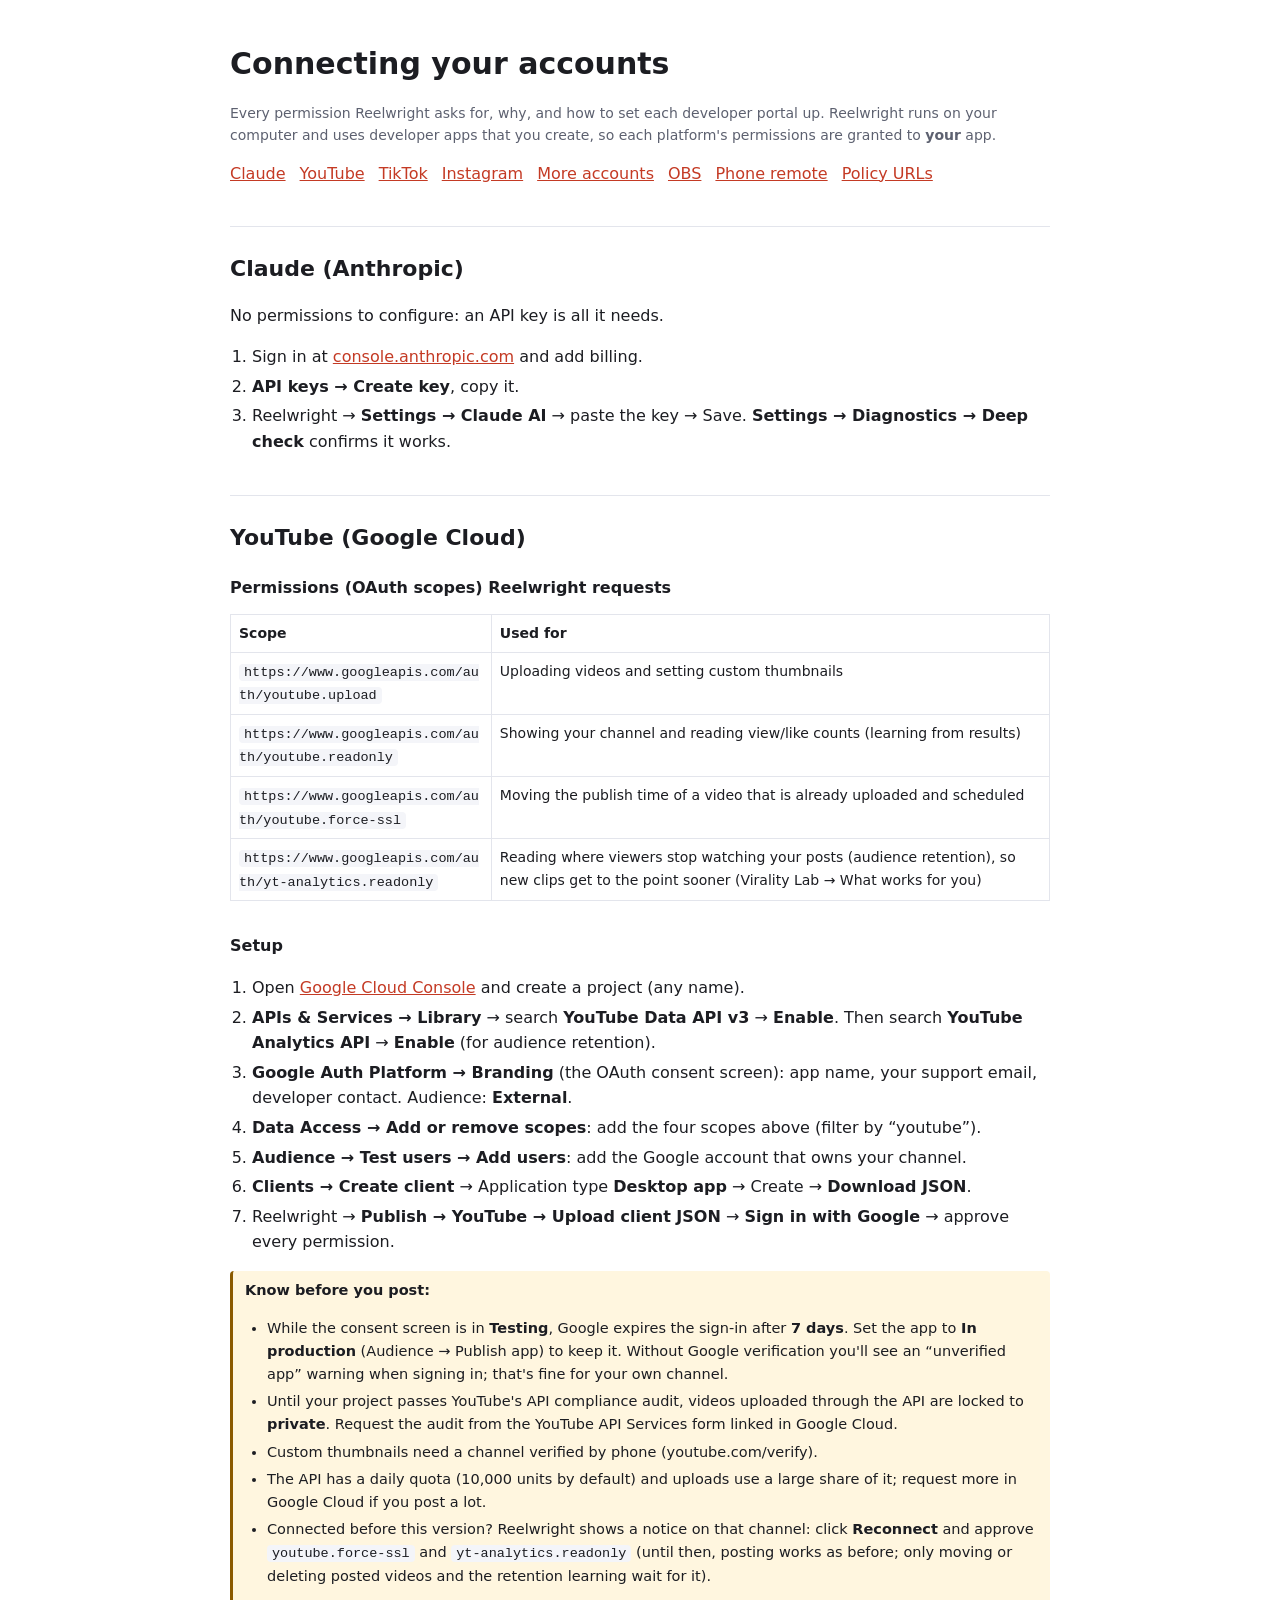
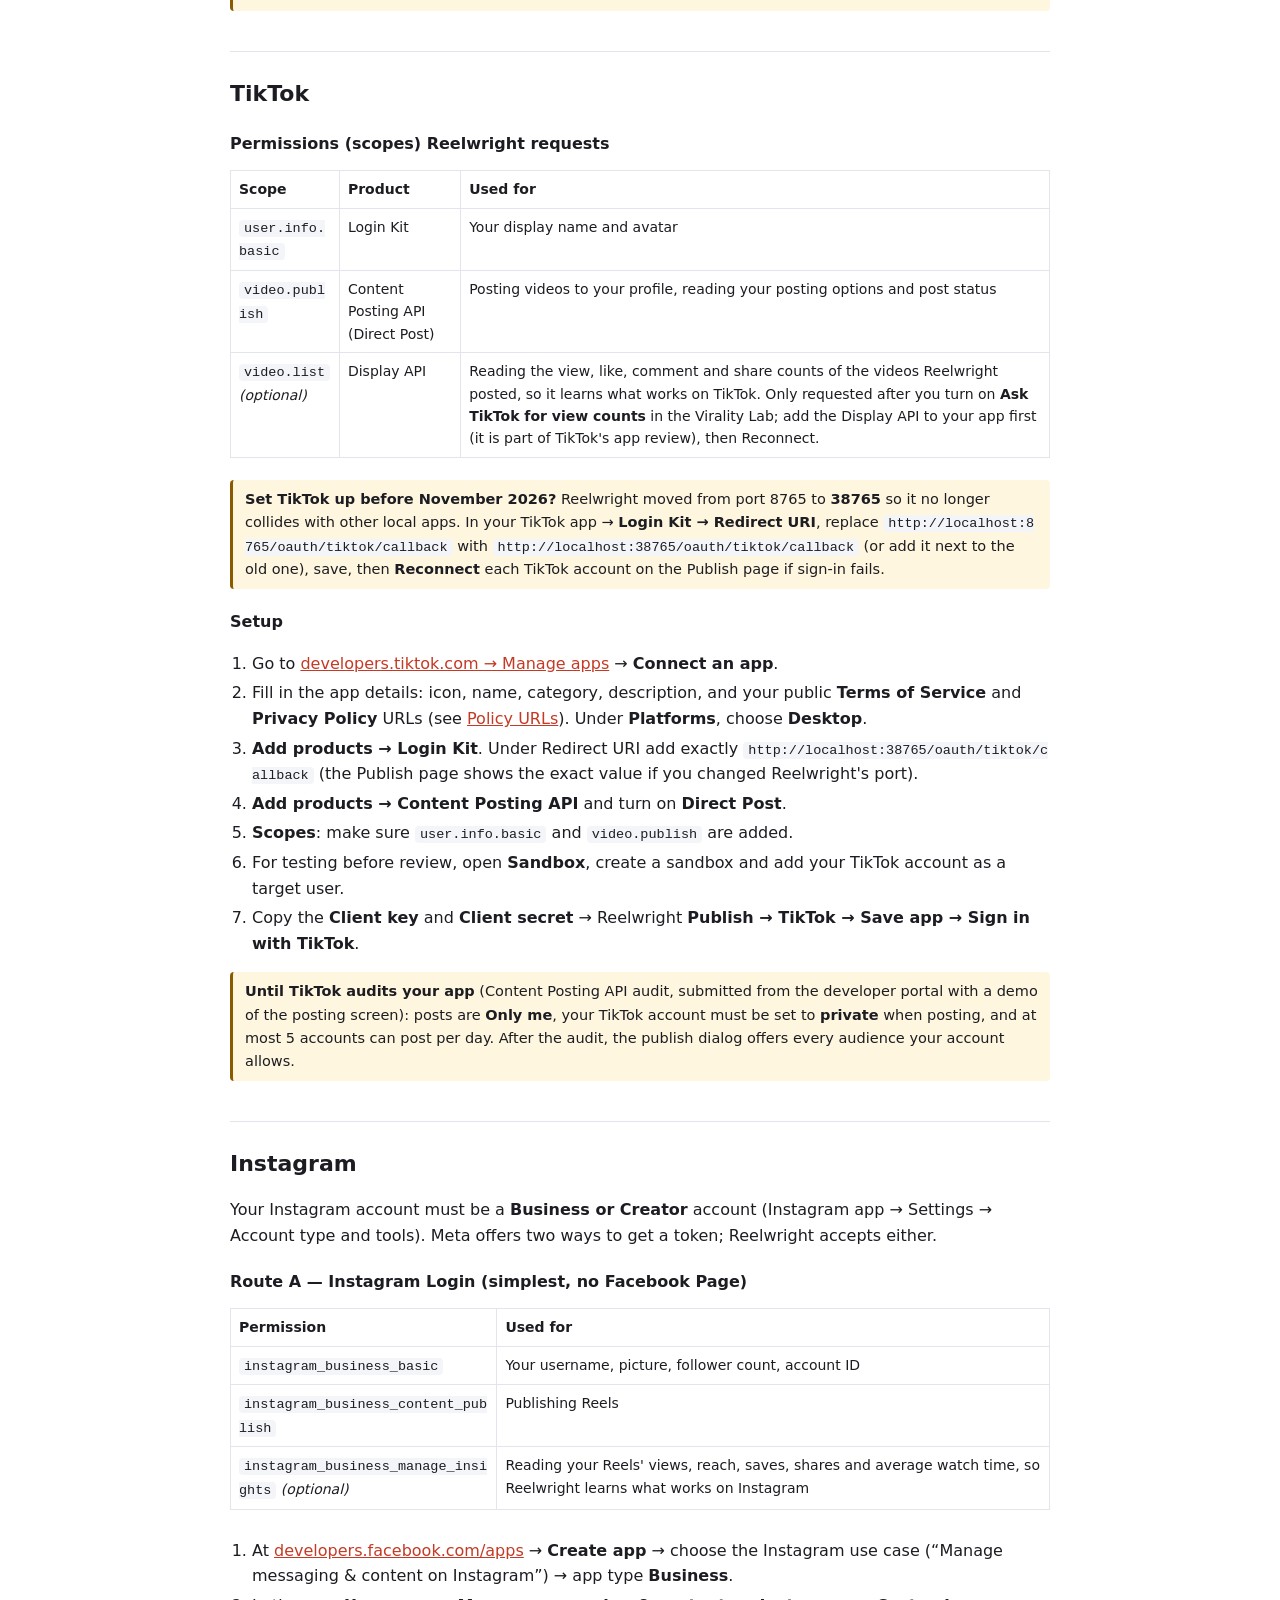
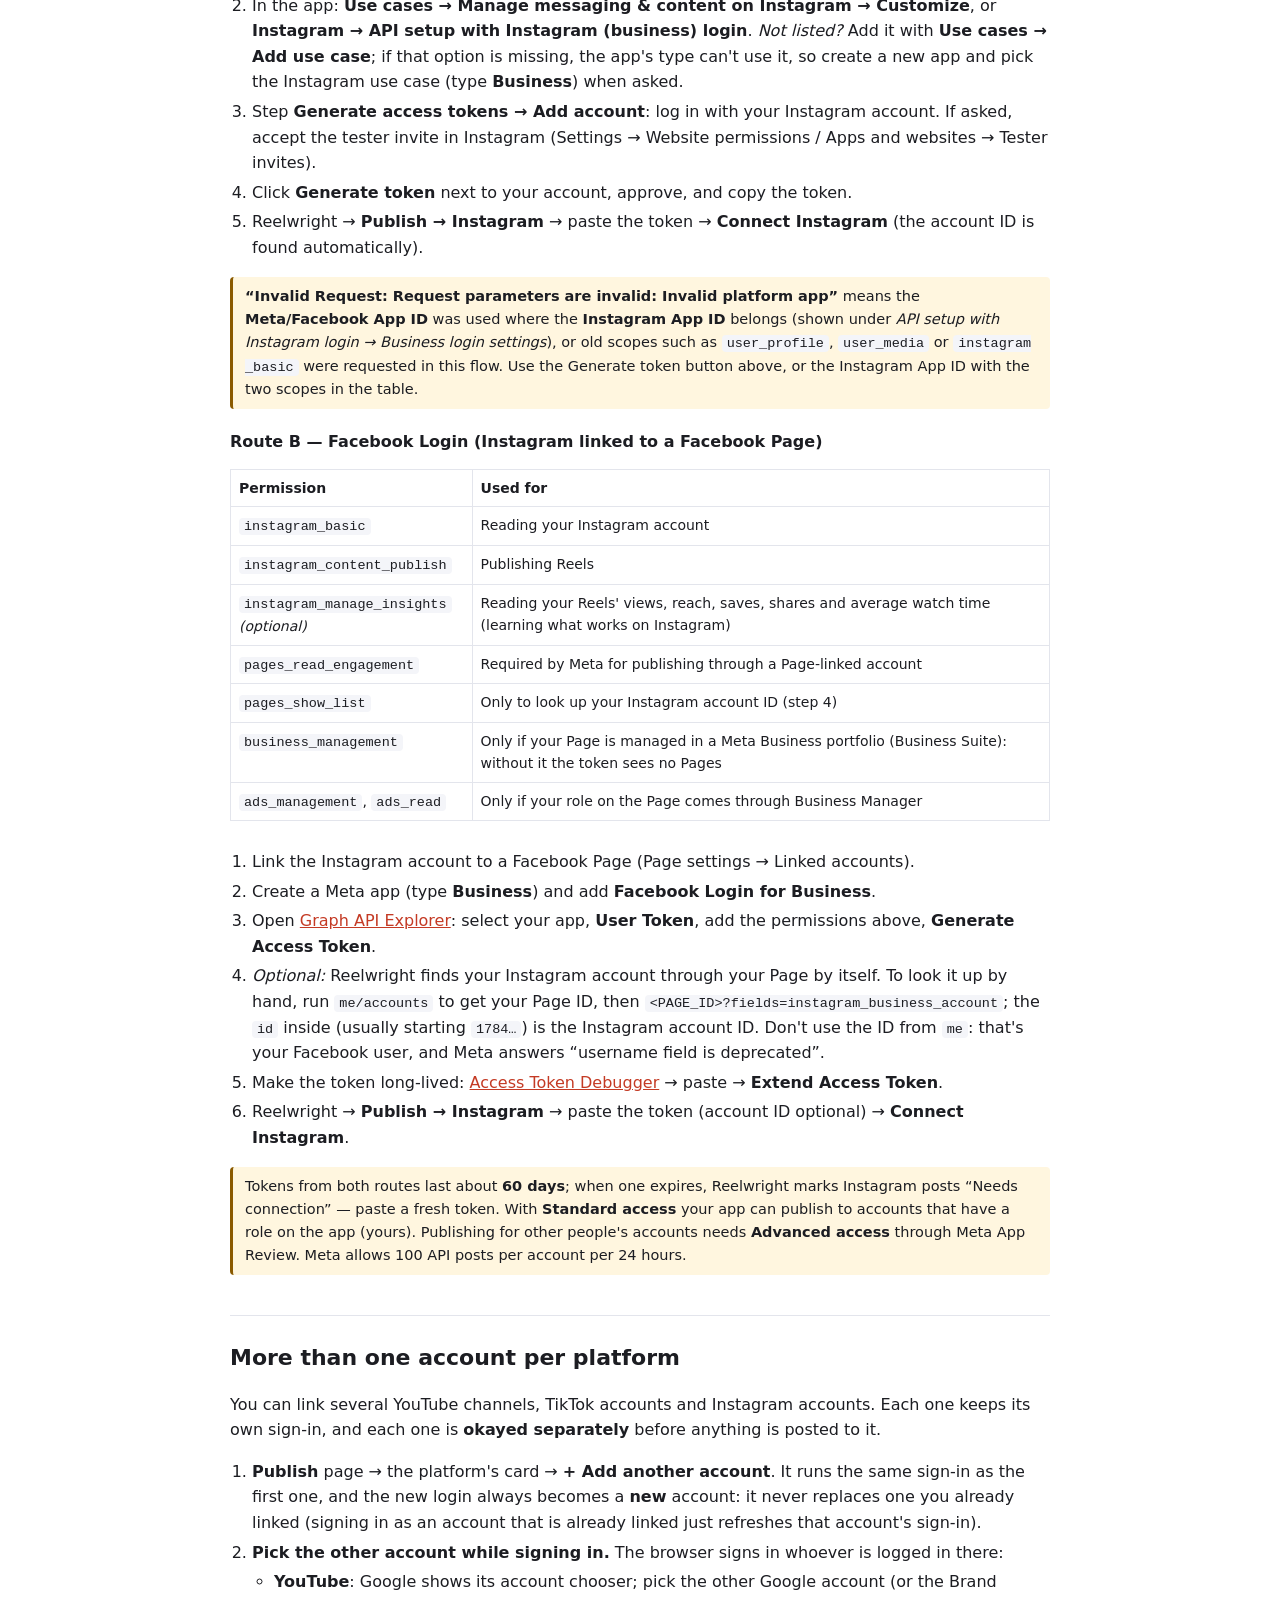
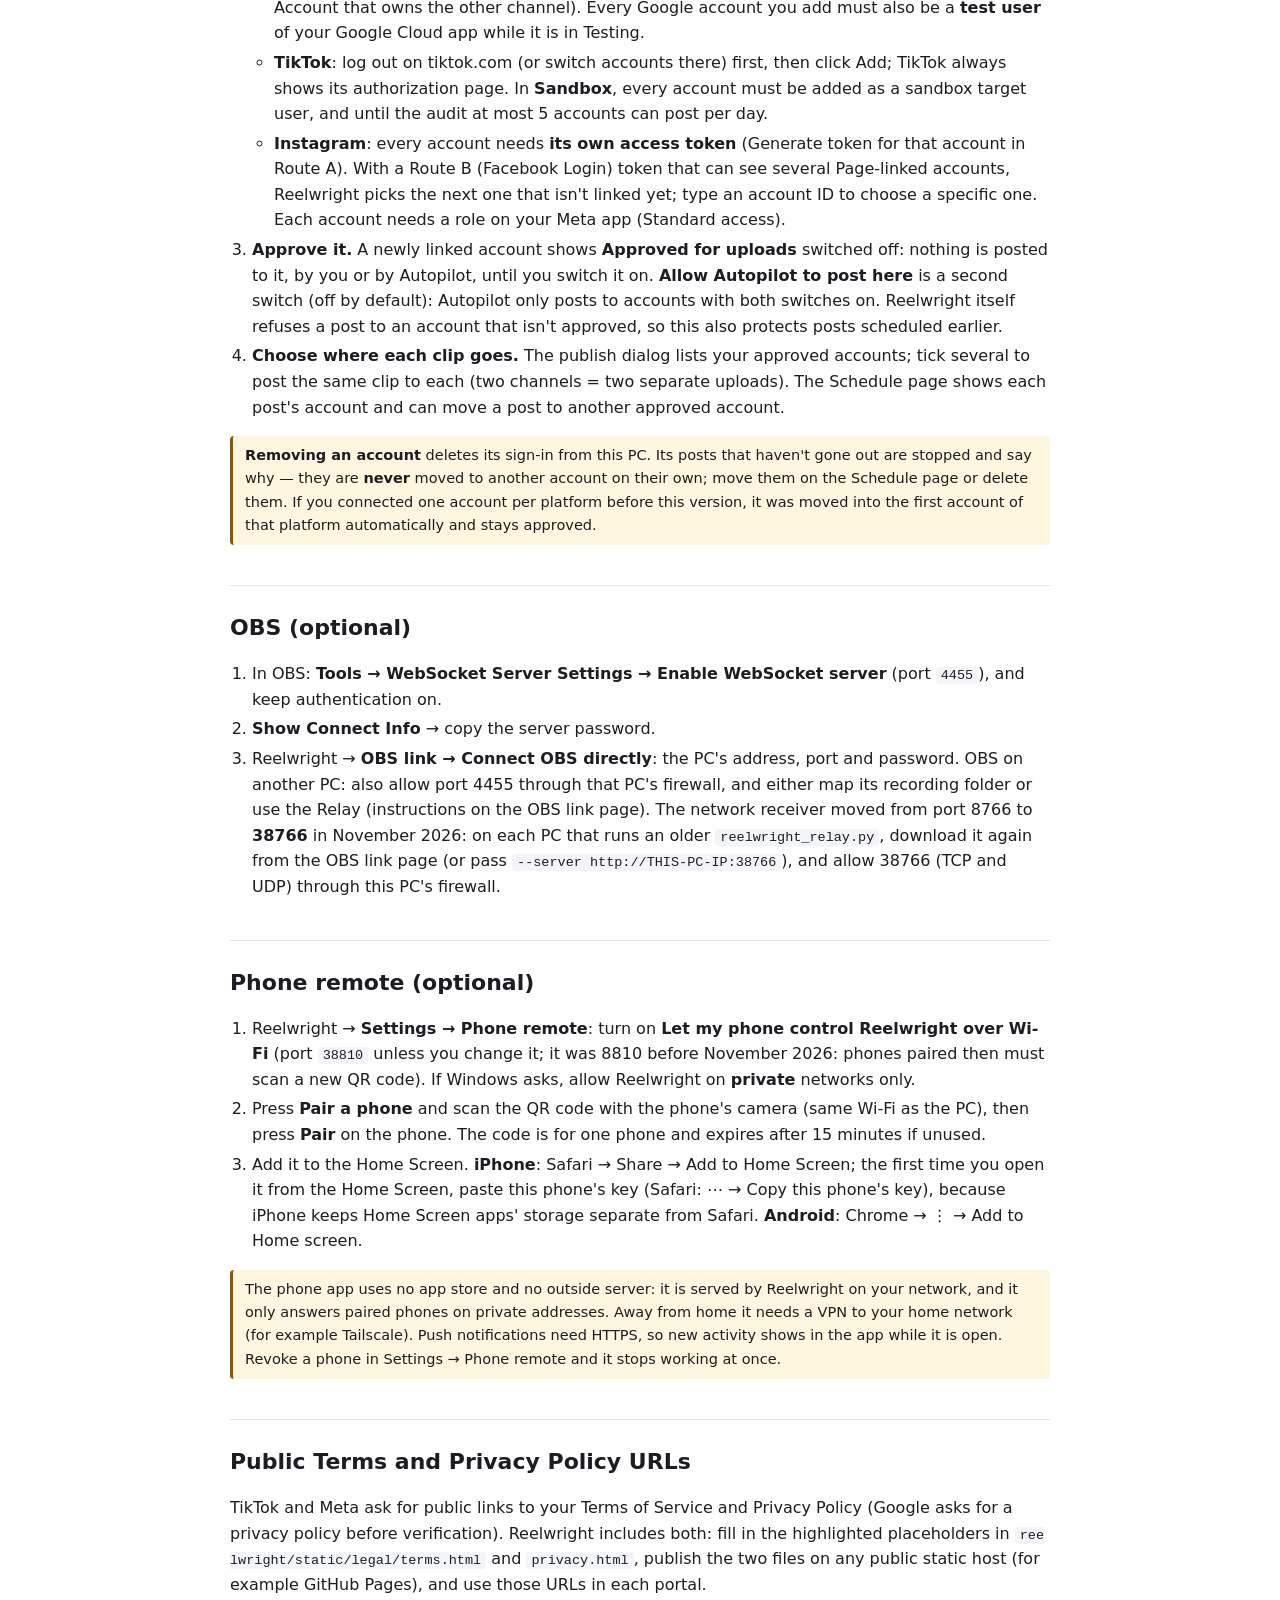
<file: reelwright/static/guide/connect.html>
<!doctype html>
<html lang="en">
<head>
<meta charset="utf-8">
<meta name="viewport" content="width=device-width, initial-scale=1">
<title>Reelwright Connection Guide</title>
<style>
  :root { --bg: #ffffff; --text: #1c1d22; --muted: #5d6170; --line: #e3e5ec; --accent: #c43a24; --fill: #f4f5f9; --warn: #8a5a00; --warnbg: #fff6df; }
  @media (prefers-color-scheme: dark) { :root { --bg: #0b0c10; --text: #eceef6; --muted: #a3a7b7; --line: #262a36; --accent: #ff7a5c; --fill: #161821; --warn: #ffc247; --warnbg: #2a2412; } }
  body { background: var(--bg); color: var(--text); font: 16px/1.6 system-ui, -apple-system, "Segoe UI", sans-serif; margin: 0; }
  main { max-width: 820px; margin: 0 auto; padding: 40px 16px 80px; }
  h1 { font-size: 30px; margin: 0 0 4px; } h2 { font-size: 22px; margin: 40px 0 8px; border-top: 1px solid var(--line); padding-top: 24px; }
  h3 { font-size: 16px; margin: 20px 0 6px; } a { color: var(--accent); } .meta { color: var(--muted); font-size: 14px; }
  code { background: var(--fill); padding: 1px 5px; border-radius: 4px; font-size: 13.5px; word-break: break-all; }
  .table { overflow-x: auto; } table { border-collapse: collapse; width: 100%; font-size: 14px; margin: 8px 0 12px; }
  td, th { border: 1px solid var(--line); padding: 7px 8px; text-align: left; vertical-align: top; }
  .note { background: var(--warnbg); color: var(--text); border-left: 3px solid var(--warn); padding: 8px 12px; border-radius: 4px; font-size: 14.5px; margin: 10px 0; }
  ol, ul { padding-left: 22px; } li { margin: 4px 0; } nav a { margin-right: 14px; }
</style>
</head>
<body>
<main>
<h1>Connecting your accounts</h1>
<p class="meta">Every permission Reelwright asks for, why, and how to set each developer portal up. Reelwright runs on your computer and
uses developer apps that you create, so each platform's permissions are granted to <b>your</b> app.</p>
<nav><a href="#claude">Claude</a><a href="#youtube">YouTube</a><a href="#tiktok">TikTok</a><a href="#instagram">Instagram</a><a href="#accounts">More accounts</a><a href="#obs">OBS</a><a href="#phone">Phone remote</a><a href="#urls">Policy URLs</a></nav>

<h2 id="claude">Claude (Anthropic)</h2>
<p>No permissions to configure: an API key is all it needs.</p>
<ol>
  <li>Sign in at <a href="https://console.anthropic.com" target="_blank">console.anthropic.com</a> and add billing.</li>
  <li><b>API keys → Create key</b>, copy it.</li>
  <li>Reelwright → <b>Settings → Claude AI</b> → paste the key → Save. <b>Settings → Diagnostics → Deep check</b> confirms it works.</li>
</ol>

<h2 id="youtube">YouTube (Google Cloud)</h2>
<h3>Permissions (OAuth scopes) Reelwright requests</h3>
<div class="table"><table>
  <tr><th>Scope</th><th>Used for</th></tr>
  <tr><td><code>https://www.googleapis.com/auth/youtube.upload</code></td><td>Uploading videos and setting custom thumbnails</td></tr>
  <tr><td><code>https://www.googleapis.com/auth/youtube.readonly</code></td><td>Showing your channel and reading view/like counts (learning from results)</td></tr>
  <tr><td><code>https://www.googleapis.com/auth/youtube.force-ssl</code></td><td>Moving the publish time of a video that is already uploaded and scheduled</td></tr>
  <tr><td><code>https://www.googleapis.com/auth/yt-analytics.readonly</code></td><td>Reading where viewers stop watching your posts
    (audience retention), so new clips get to the point sooner (Virality Lab → What works for you)</td></tr>
</table></div>
<h3>Setup</h3>
<ol>
  <li>Open <a href="https://console.cloud.google.com" target="_blank">Google Cloud Console</a> and create a project (any name).</li>
  <li><b>APIs &amp; Services → Library</b> → search <b>YouTube Data API v3</b> → <b>Enable</b>. Then search
    <b>YouTube Analytics API</b> → <b>Enable</b> (for audience retention).</li>
  <li><b>Google Auth Platform → Branding</b> (the OAuth consent screen): app name, your support email, developer contact. Audience:
    <b>External</b>.</li>
  <li><b>Data Access → Add or remove scopes</b>: add the four scopes above (filter by “youtube”).</li>
  <li><b>Audience → Test users → Add users</b>: add the Google account that owns your channel.</li>
  <li><b>Clients → Create client</b> → Application type <b>Desktop app</b> → Create → <b>Download JSON</b>.</li>
  <li>Reelwright → <b>Publish → YouTube → Upload client JSON</b> → <b>Sign in with Google</b> → approve every permission.</li>
</ol>
<div class="note"><b>Know before you post:</b>
  <ul>
    <li>While the consent screen is in <b>Testing</b>, Google expires the sign-in after <b>7 days</b>. Set the app to <b>In production</b>
      (Audience → Publish app) to keep it. Without Google verification you'll see an “unverified app” warning when signing in; that's
      fine for your own channel.</li>
    <li>Until your project passes YouTube's API compliance audit, videos uploaded through the API are locked to <b>private</b>. Request the
      audit from the YouTube API Services form linked in Google Cloud.</li>
    <li>Custom thumbnails need a channel verified by phone (youtube.com/verify).</li>
    <li>The API has a daily quota (10,000 units by default) and uploads use a large share of it; request more in Google Cloud if you post a lot.</li>
    <li>Connected before this version? Reelwright shows a notice on that channel: click <b>Reconnect</b> and approve <code>youtube.force-ssl</code> and <code>yt-analytics.readonly</code> (until then,
      posting works as before; only moving or deleting posted videos and the retention learning wait for it).</li>
  </ul></div>

<h2 id="tiktok">TikTok</h2>
<h3>Permissions (scopes) Reelwright requests</h3>
<div class="table"><table>
  <tr><th>Scope</th><th>Product</th><th>Used for</th></tr>
  <tr><td><code>user.info.basic</code></td><td>Login Kit</td><td>Your display name and avatar</td></tr>
  <tr><td><code>video.publish</code></td><td>Content Posting API (Direct Post)</td><td>Posting videos to your profile, reading your posting options and post status</td></tr>
  <tr><td><code>video.list</code> <i>(optional)</i></td><td>Display API</td><td>Reading the view, like, comment and share counts of
    the videos Reelwright posted, so it learns what works on TikTok. Only requested after you turn on <b>Ask TikTok for view
    counts</b> in the Virality Lab; add the Display API to your app first (it is part of TikTok's app review), then Reconnect.</td></tr>
</table></div>
<div class="note" id="tiktok-port"><b>Set TikTok up before November 2026?</b> Reelwright moved from port 8765 to <b>38765</b> so it no
  longer collides with other local apps. In your TikTok app → <b>Login Kit → Redirect URI</b>, replace
  <code>http://localhost:8765/oauth/tiktok/callback</code> with <code>http://localhost:38765/oauth/tiktok/callback</code>
  (or add it next to the old one), save, then <b>Reconnect</b> each TikTok account on the Publish page if sign-in fails.</div>
<h3>Setup</h3>
<ol>
  <li>Go to <a href="https://developers.tiktok.com/apps" target="_blank">developers.tiktok.com → Manage apps</a> → <b>Connect an app</b>.</li>
  <li>Fill in the app details: icon, name, category, description, and your public <b>Terms of Service</b> and <b>Privacy Policy</b> URLs
    (see <a href="#urls">Policy URLs</a>). Under <b>Platforms</b>, choose <b>Desktop</b>.</li>
  <li><b>Add products → Login Kit</b>. Under Redirect URI add exactly <code>http://localhost:38765/oauth/tiktok/callback</code>
    (the Publish page shows the exact value if you changed Reelwright's port).</li>
  <li><b>Add products → Content Posting API</b> and turn on <b>Direct Post</b>.</li>
  <li><b>Scopes</b>: make sure <code>user.info.basic</code> and <code>video.publish</code> are added.</li>
  <li>For testing before review, open <b>Sandbox</b>, create a sandbox and add your TikTok account as a target user.</li>
  <li>Copy the <b>Client key</b> and <b>Client secret</b> → Reelwright <b>Publish → TikTok → Save app → Sign in with TikTok</b>.</li>
</ol>
<div class="note"><b>Until TikTok audits your app</b> (Content Posting API audit, submitted from the developer portal with a demo of the posting
  screen): posts are <b>Only me</b>, your TikTok account must be set to <b>private</b> when posting, and at most 5 accounts can post per day.
  After the audit, the publish dialog offers every audience your account allows.</div>

<h2 id="instagram">Instagram</h2>
<p>Your Instagram account must be a <b>Business or Creator</b> account (Instagram app → Settings → Account type and tools). Meta offers two
ways to get a token; Reelwright accepts either.</p>

<h3>Route A — Instagram Login (simplest, no Facebook Page)</h3>
<div class="table"><table>
  <tr><th>Permission</th><th>Used for</th></tr>
  <tr><td><code>instagram_business_basic</code></td><td>Your username, picture, follower count, account ID</td></tr>
  <tr><td><code>instagram_business_content_publish</code></td><td>Publishing Reels</td></tr>
  <tr><td><code>instagram_business_manage_insights</code> <i>(optional)</i></td><td>Reading your Reels' views, reach, saves, shares
    and average watch time, so Reelwright learns what works on Instagram</td></tr>
</table></div>
<ol>
  <li>At <a href="https://developers.facebook.com/apps" target="_blank">developers.facebook.com/apps</a> → <b>Create app</b> → choose the
    Instagram use case (“Manage messaging &amp; content on Instagram”) → app type <b>Business</b>.</li>
  <li>In the app: <b>Use cases → Manage messaging &amp; content on Instagram → Customize</b>, or <b>Instagram → API setup with Instagram
    (business) login</b>. <i>Not listed?</i> Add it with <b>Use cases → Add use case</b>; if that option is missing, the app's type can't
    use it, so create a new app and pick the Instagram use case (type <b>Business</b>) when asked.</li>
  <li>Step <b>Generate access tokens → Add account</b>: log in with your Instagram account. If asked, accept the tester invite in Instagram
    (Settings → Website permissions / Apps and websites → Tester invites).</li>
  <li>Click <b>Generate token</b> next to your account, approve, and copy the token.</li>
  <li>Reelwright → <b>Publish → Instagram</b> → paste the token → <b>Connect Instagram</b> (the account ID is found automatically).</li>
</ol>
<div class="note"><b>“Invalid Request: Request parameters are invalid: Invalid platform app”</b> means the <b>Meta/Facebook App ID</b> was used where the
  <b>Instagram App ID</b> belongs (shown under <i>API setup with Instagram login → Business login settings</i>), or old scopes such as
  <code>user_profile</code>, <code>user_media</code> or <code>instagram_basic</code> were requested in this flow. Use the Generate token button above, or the
  Instagram App ID with the two scopes in the table.</div>

<h3>Route B — Facebook Login (Instagram linked to a Facebook Page)</h3>
<div class="table"><table>
  <tr><th>Permission</th><th>Used for</th></tr>
  <tr><td><code>instagram_basic</code></td><td>Reading your Instagram account</td></tr>
  <tr><td><code>instagram_content_publish</code></td><td>Publishing Reels</td></tr>
  <tr><td><code>instagram_manage_insights</code> <i>(optional)</i></td><td>Reading your Reels' views, reach, saves, shares and average
    watch time (learning what works on Instagram)</td></tr>
  <tr><td><code>pages_read_engagement</code></td><td>Required by Meta for publishing through a Page-linked account</td></tr>
  <tr><td><code>pages_show_list</code></td><td>Only to look up your Instagram account ID (step 4)</td></tr>
  <tr><td><code>business_management</code></td><td>Only if your Page is managed in a Meta Business portfolio (Business Suite): without it
    the token sees no Pages</td></tr>
  <tr><td><code>ads_management</code>, <code>ads_read</code></td><td>Only if your role on the Page comes through Business Manager</td></tr>
</table></div>
<ol>
  <li>Link the Instagram account to a Facebook Page (Page settings → Linked accounts).</li>
  <li>Create a Meta app (type <b>Business</b>) and add <b>Facebook Login for Business</b>.</li>
  <li>Open <a href="https://developers.facebook.com/tools/explorer/" target="_blank">Graph API Explorer</a>: select your app, <b>User Token</b>,
    add the permissions above, <b>Generate Access Token</b>.</li>
  <li><i>Optional:</i> Reelwright finds your Instagram account through your Page by itself. To look it up by hand, run
    <code>me/accounts</code> to get your Page ID, then <code>&lt;PAGE_ID&gt;?fields=instagram_business_account</code>; the <code>id</code>
    inside (usually starting <code>1784…</code>) is the Instagram account ID. Don't use the ID from <code>me</code>: that's your Facebook
    user, and Meta answers “username field is deprecated”.</li>
  <li>Make the token long-lived: <a href="https://developers.facebook.com/tools/debug/accesstoken/" target="_blank">Access Token Debugger</a>
    → paste → <b>Extend Access Token</b>.</li>
  <li>Reelwright → <b>Publish → Instagram</b> → paste the token (account ID optional) → <b>Connect Instagram</b>.</li>
</ol>
<div class="note">Tokens from both routes last about <b>60 days</b>; when one expires, Reelwright marks Instagram posts “Needs connection” — paste a
  fresh token. With <b>Standard access</b> your app can publish to accounts that have a role on the app (yours). Publishing for other people's
  accounts needs <b>Advanced access</b> through Meta App Review. Meta allows 100 API posts per account per 24 hours.</div>

<h2 id="accounts">More than one account per platform</h2>
<p>You can link several YouTube channels, TikTok accounts and Instagram accounts. Each one keeps its own sign-in, and each one is
<b>okayed separately</b> before anything is posted to it.</p>
<ol>
  <li><b>Publish</b> page → the platform's card → <b>+ Add another account</b>. It runs the same sign-in as the first one, and the new
    login always becomes a <b>new</b> account: it never replaces one you already linked (signing in as an account that is already linked just
    refreshes that account's sign-in).</li>
  <li><b>Pick the other account while signing in.</b> The browser signs in whoever is logged in there:
    <ul>
      <li><b>YouTube</b>: Google shows its account chooser; pick the other Google account (or the Brand Account that owns the other channel).
        Every Google account you add must also be a <b>test user</b> of your Google Cloud app while it is in Testing.</li>
      <li><b>TikTok</b>: log out on tiktok.com (or switch accounts there) first, then click Add; TikTok always shows its authorization page.
        In <b>Sandbox</b>, every account must be added as a sandbox target user, and until the audit at most 5 accounts can post per day.</li>
      <li><b>Instagram</b>: every account needs <b>its own access token</b> (Generate token for that account in Route A). With a Route B
        (Facebook Login) token that can see several Page-linked accounts, Reelwright picks the next one that isn't linked yet; type an
        account ID to choose a specific one. Each account needs a role on your Meta app (Standard access).</li>
    </ul></li>
  <li><b>Approve it.</b> A newly linked account shows <b>Approved for uploads</b> switched off: nothing is posted to it, by you or by
    Autopilot, until you switch it on. <b>Allow Autopilot to post here</b> is a second switch (off by default): Autopilot only posts to
    accounts with both switches on. Reelwright itself refuses a post to an account that isn't approved, so this also protects posts
    scheduled earlier.</li>
  <li><b>Choose where each clip goes.</b> The publish dialog lists your approved accounts; tick several to post the same clip to each (two
    channels = two separate uploads). The Schedule page shows each post's account and can move a post to another approved account.</li>
</ol>
<div class="note"><b>Removing an account</b> deletes its sign-in from this PC. Its posts that haven't gone out are stopped and say why —
  they are <b>never</b> moved to another account on their own; move them on the Schedule page or delete them. If you connected one
  account per platform before this version, it was moved into the first account of that platform automatically and stays approved.</div>

<h2 id="obs">OBS (optional)</h2>
<ol>
  <li>In OBS: <b>Tools → WebSocket Server Settings → Enable WebSocket server</b> (port <code>4455</code>), and keep authentication on.</li>
  <li><b>Show Connect Info</b> → copy the server password.</li>
  <li>Reelwright → <b>OBS link → Connect OBS directly</b>: the PC's address, port and password. OBS on another PC: also allow port 4455 through
    that PC's firewall, and either map its recording folder or use the Relay (instructions on the OBS link page). The network receiver moved from port 8766 to <b>38766</b> in November 2026:
    on each PC that runs an older <code>reelwright_relay.py</code>, download it again from the OBS link page (or pass
    <code>--server http://THIS-PC-IP:38766</code>), and allow 38766 (TCP and UDP) through this PC's firewall.</li>
</ol>

<h2 id="phone">Phone remote (optional)</h2>
<ol>
  <li>Reelwright → <b>Settings → Phone remote</b>: turn on <b>Let my phone control Reelwright over Wi-Fi</b> (port <code>38810</code>
    unless you change it; it was 8810 before November 2026: phones paired then must scan a new QR code). If Windows asks, allow Reelwright on <b>private</b> networks only.</li>
  <li>Press <b>Pair a phone</b> and scan the QR code with the phone's camera (same Wi-Fi as the PC), then press <b>Pair</b> on the phone.
    The code is for one phone and expires after 15 minutes if unused.</li>
  <li>Add it to the Home Screen. <b>iPhone</b>: Safari → Share → Add to Home Screen; the first time you open it from the Home Screen, paste
    this phone's key (Safari: ⋯ → Copy this phone's key), because iPhone keeps Home Screen apps' storage separate from Safari.
    <b>Android</b>: Chrome → ⋮ → Add to Home screen.</li>
</ol>
<div class="note">The phone app uses no app store and no outside server: it is served by Reelwright on your network, and it only answers
  paired phones on private addresses. Away from home it needs a VPN to your home network (for example Tailscale). Push notifications need
  HTTPS, so new activity shows in the app while it is open. Revoke a phone in Settings → Phone remote and it stops working at once.</div>

<h2 id="urls">Public Terms and Privacy Policy URLs</h2>
<p>TikTok and Meta ask for public links to your Terms of Service and Privacy Policy (Google asks for a privacy policy before verification).
Reelwright includes both: fill in the highlighted placeholders in <code>reelwright/static/legal/terms.html</code> and
<code>privacy.html</code>, publish the two files on any public static host (for example GitHub Pages), and use those URLs in each portal.</p>
</main>
</body>
</html>
</file>
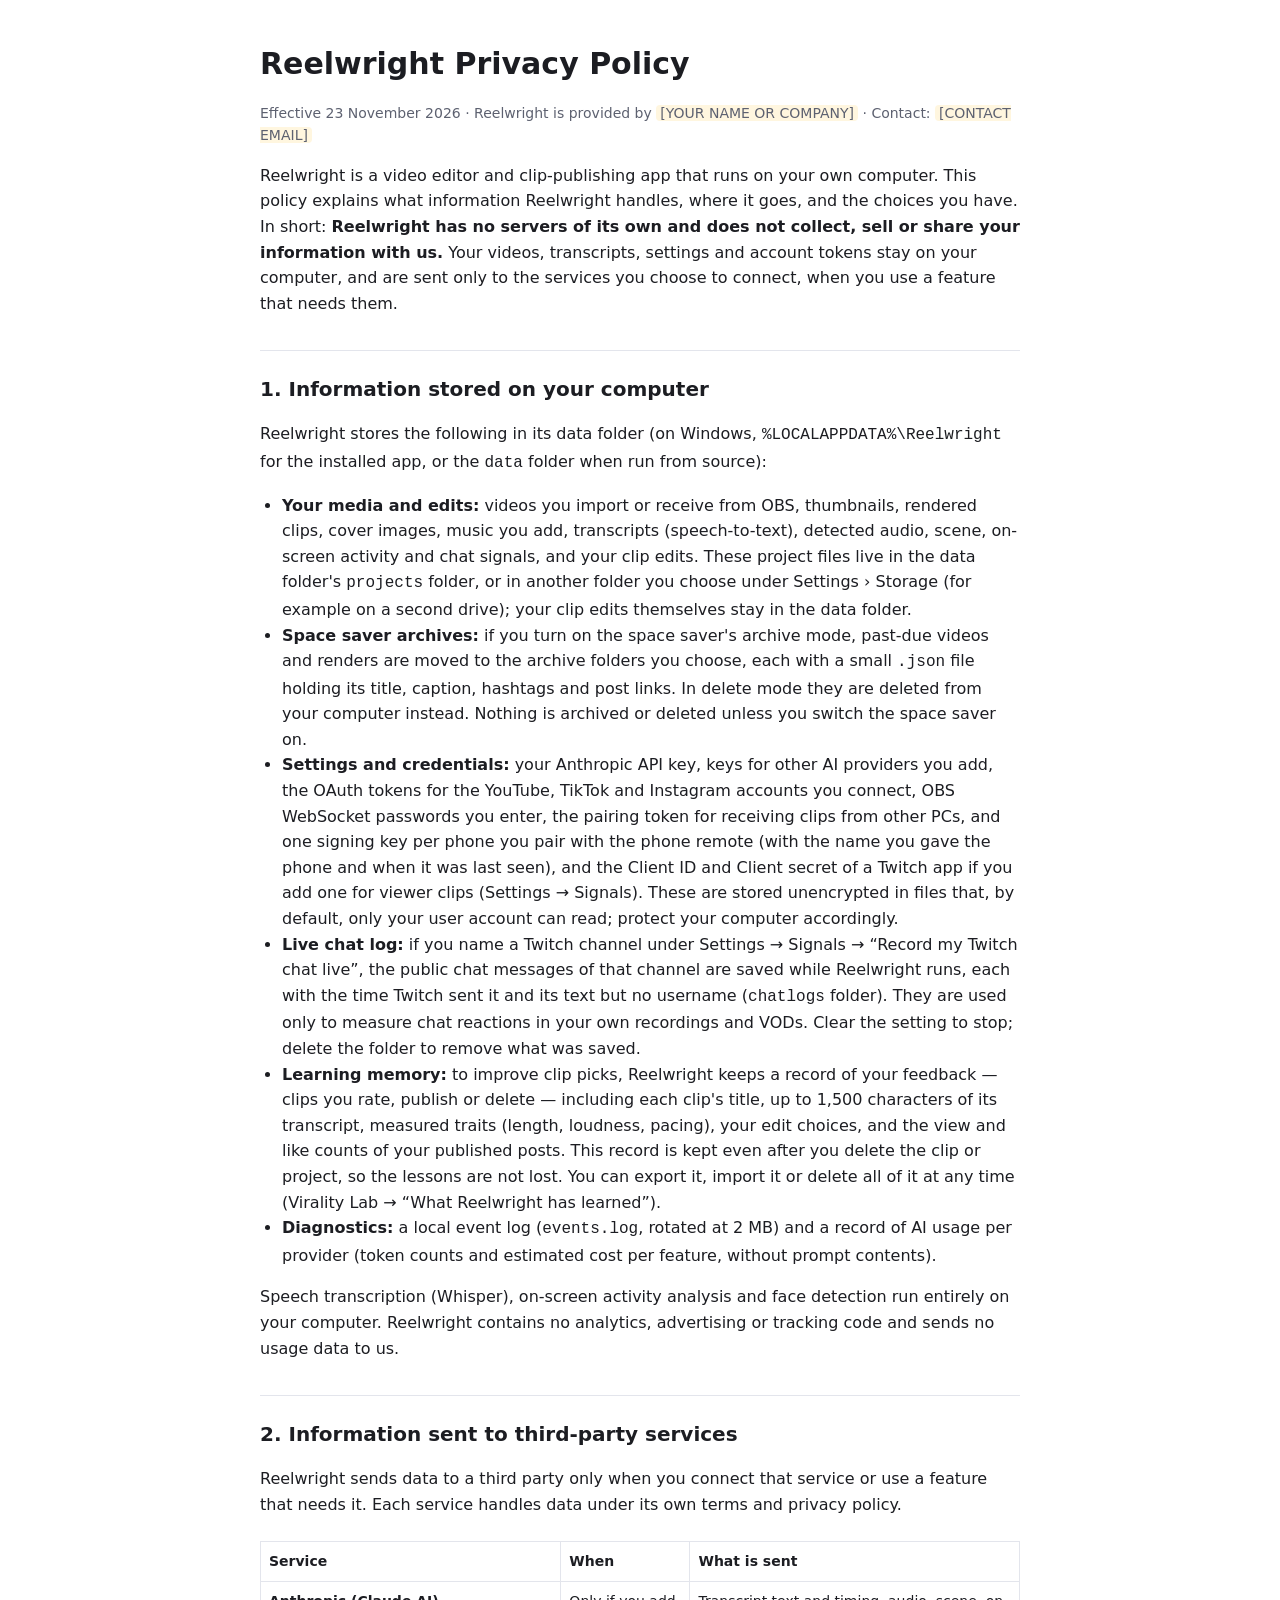
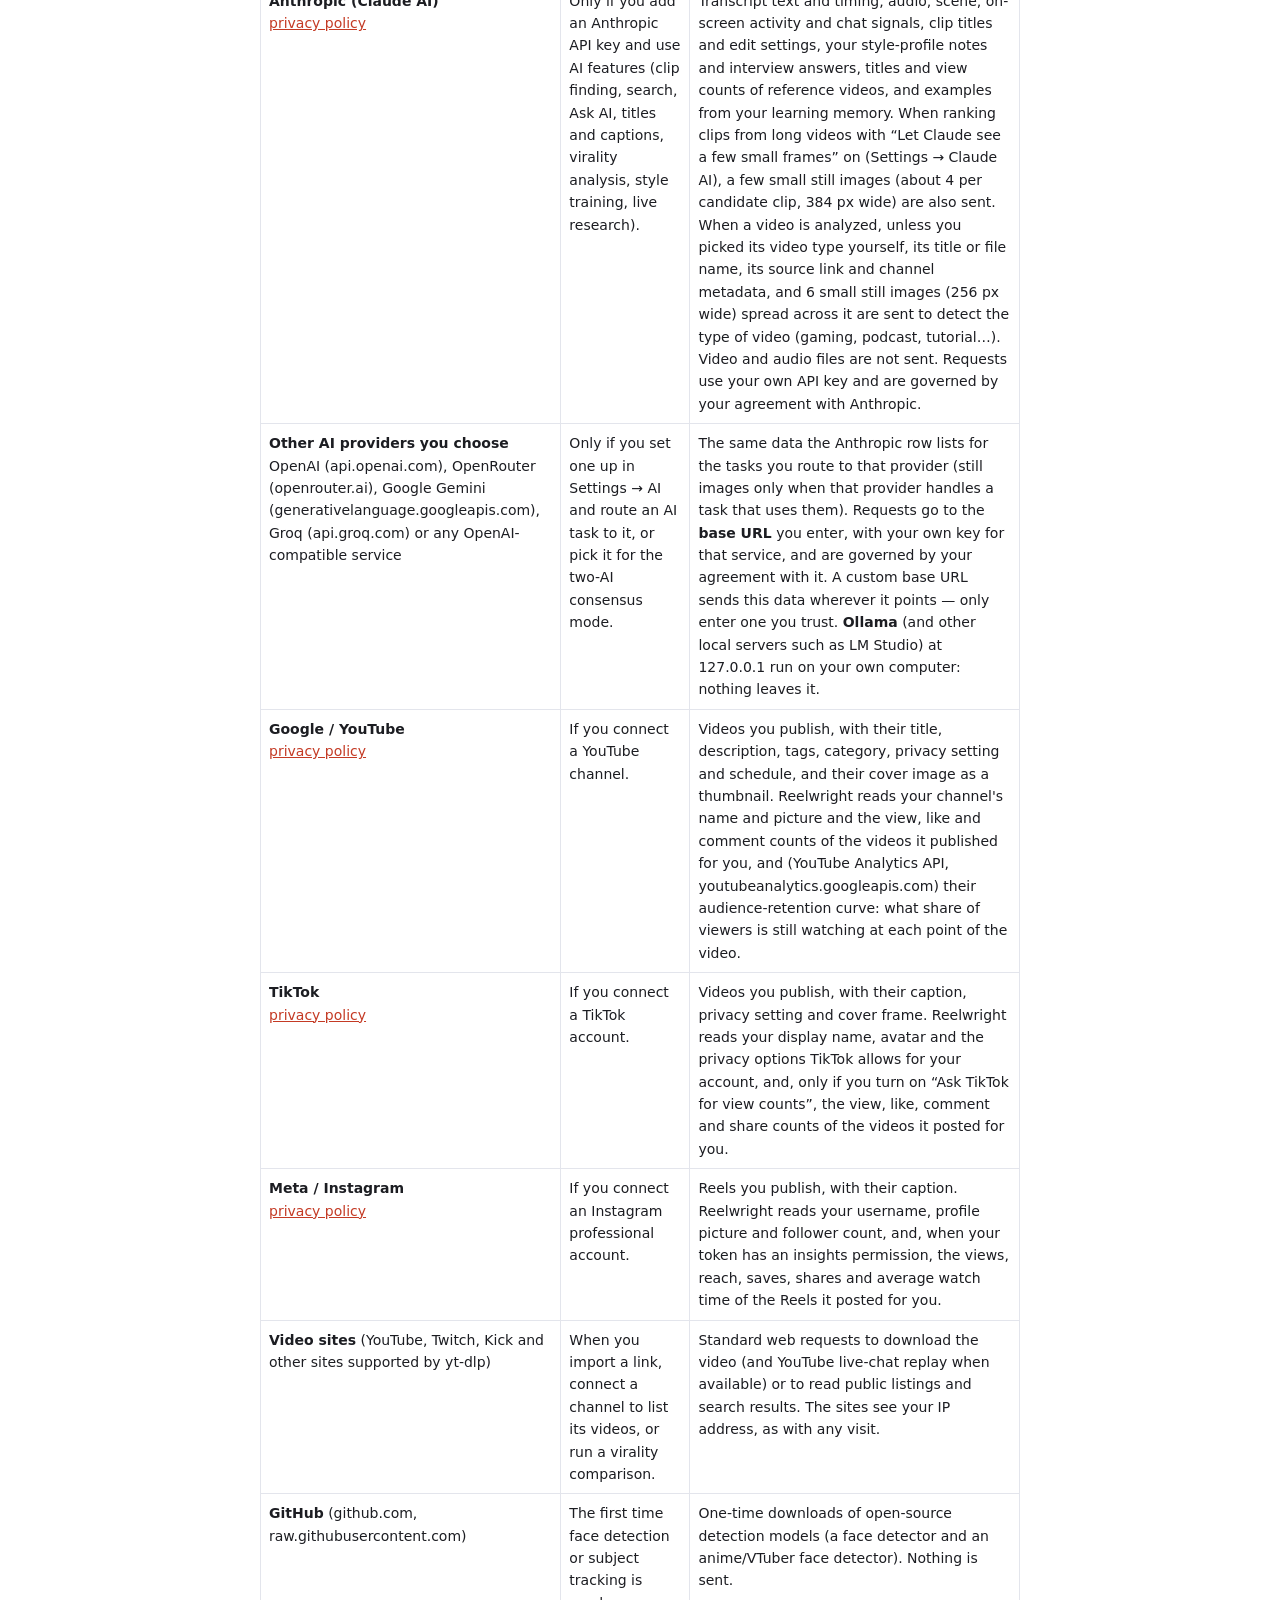
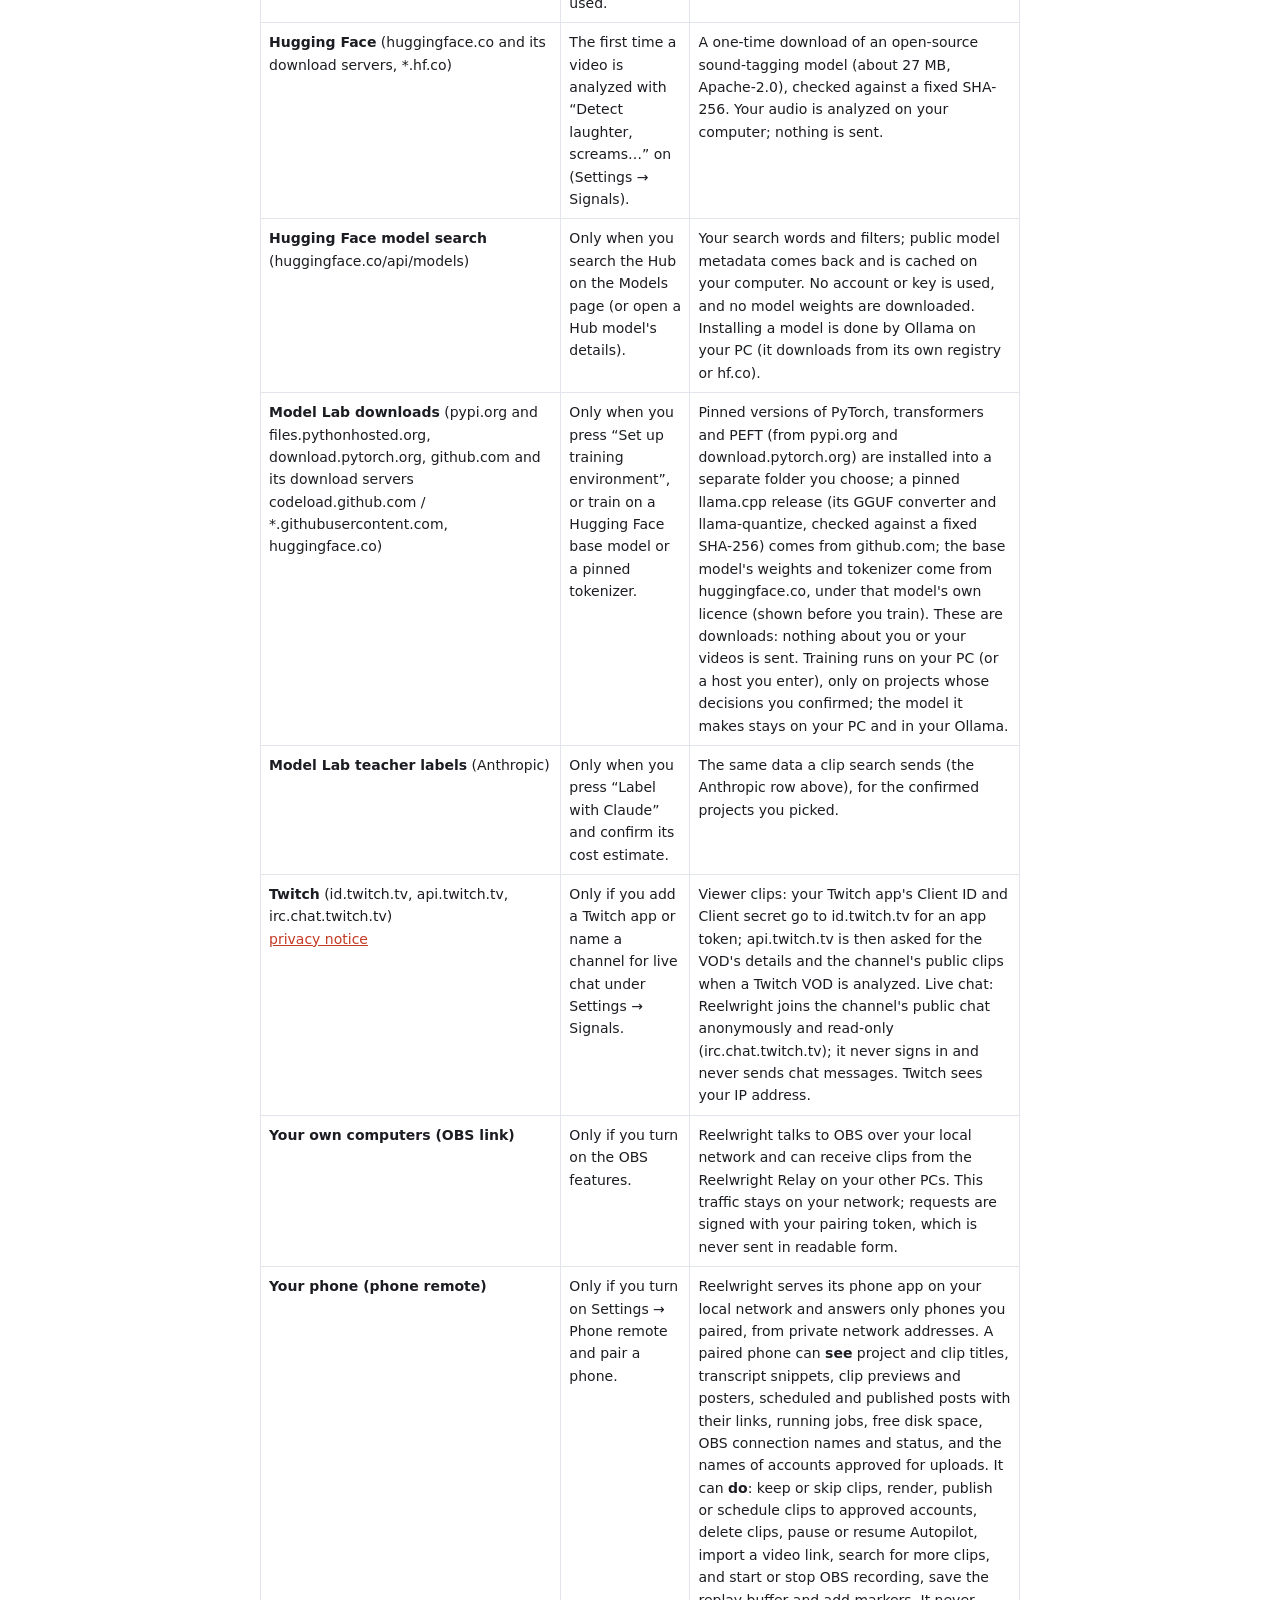
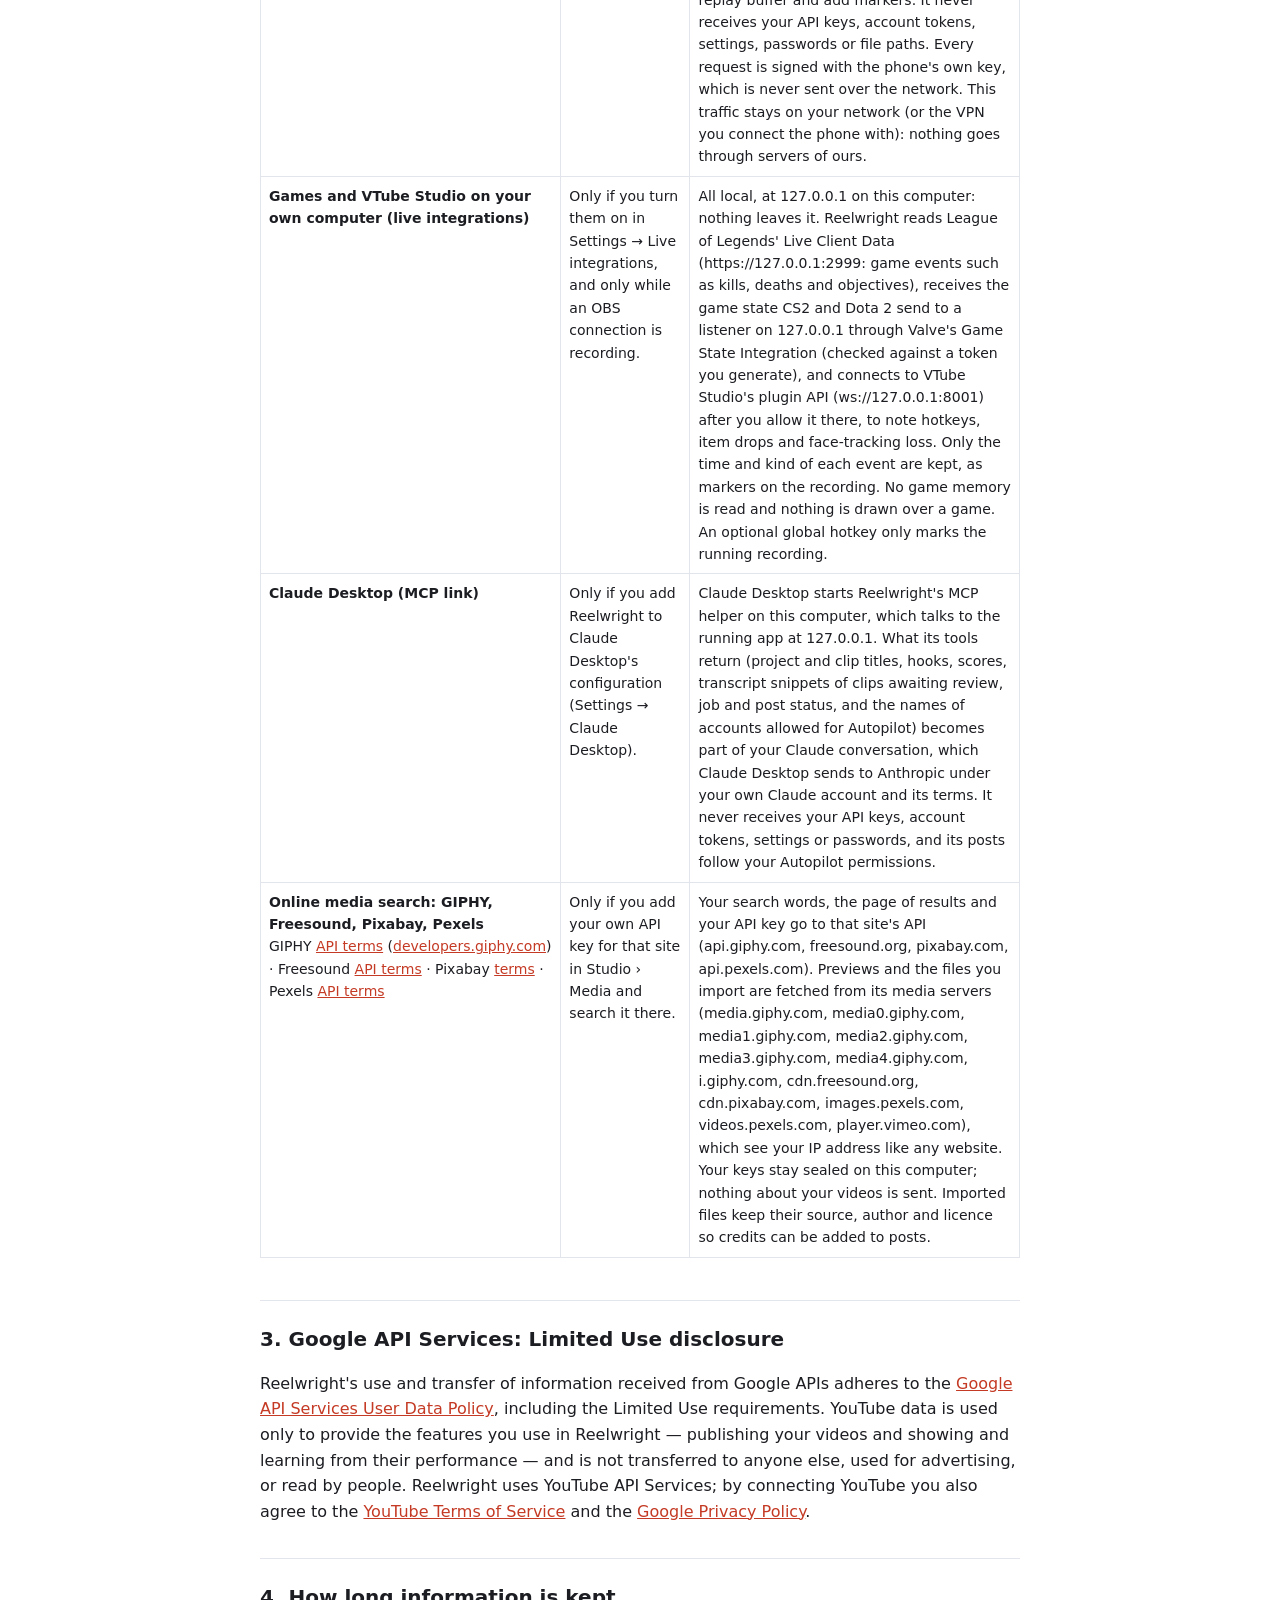
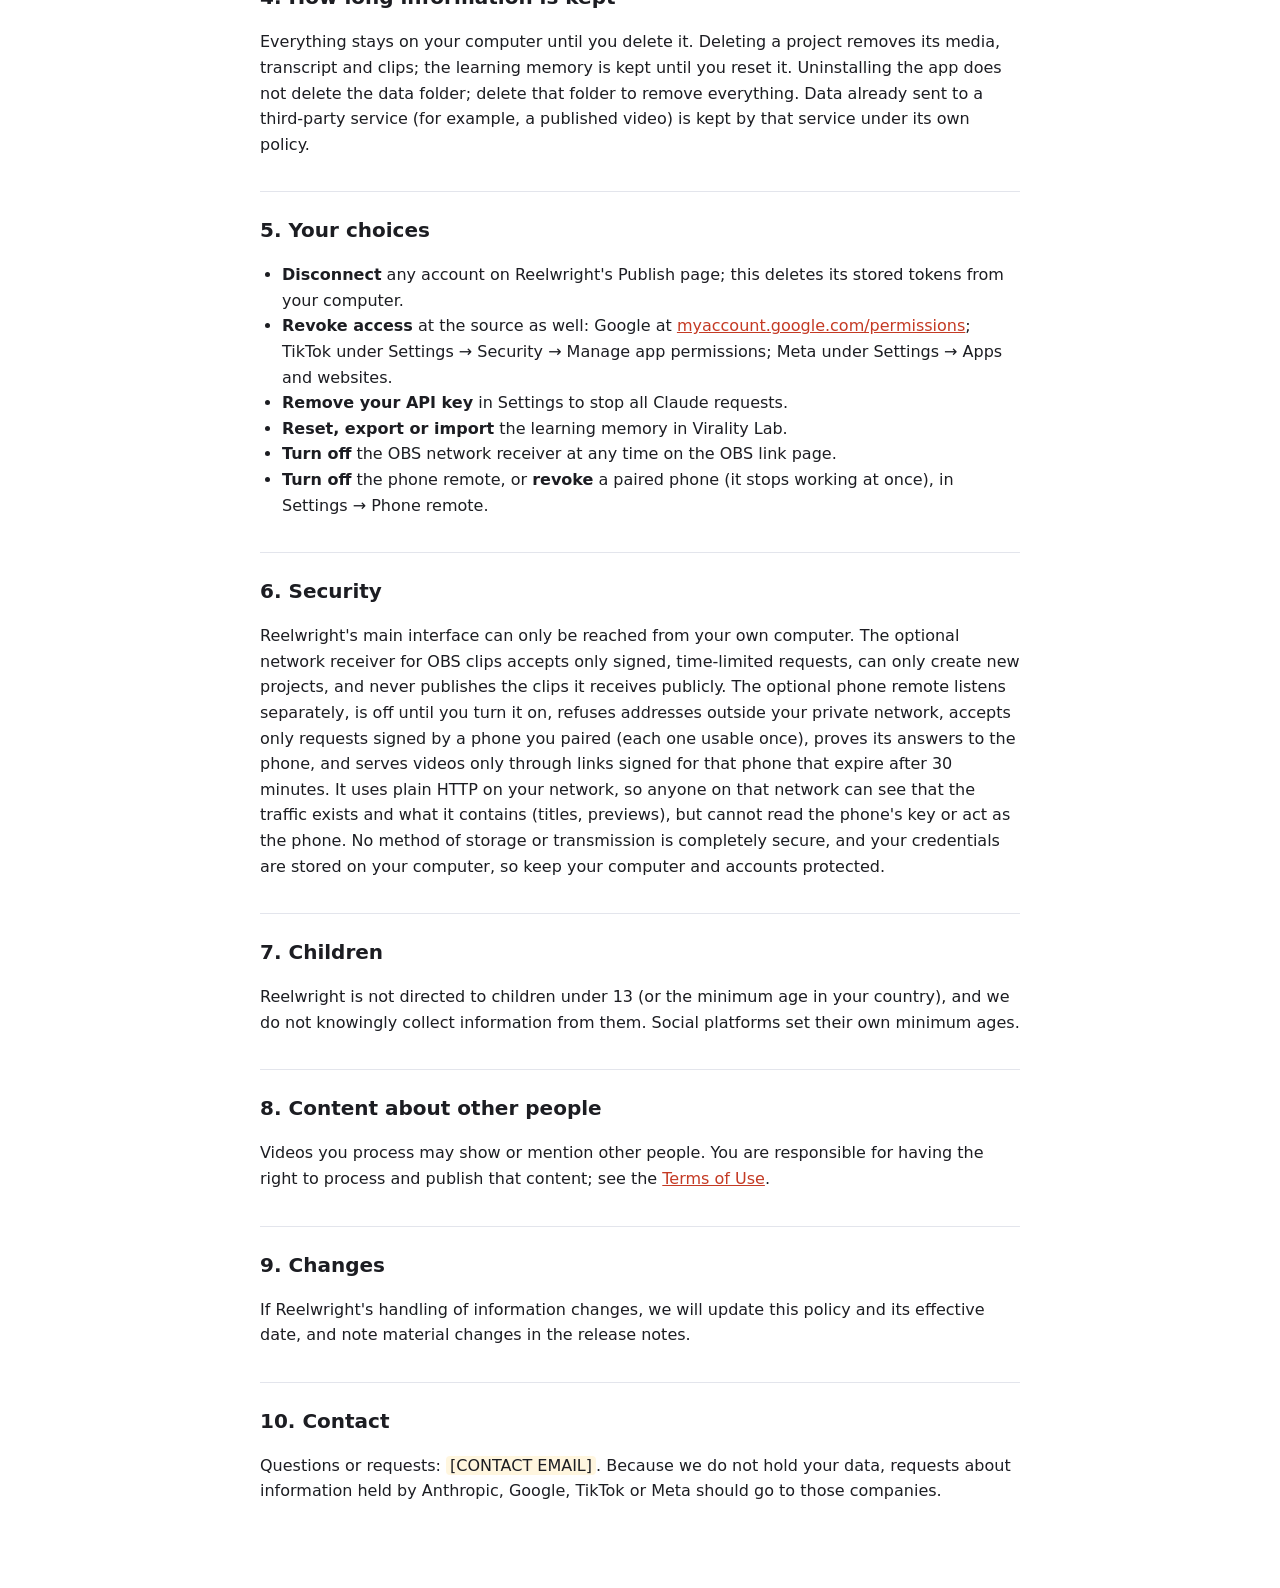
<file: reelwright/static/legal/privacy.html>
<!doctype html>
<html lang="en">
<head>
<meta charset="utf-8">
<meta name="viewport" content="width=device-width, initial-scale=1">
<title>Reelwright Privacy Policy</title>
<style>
  :root { --bg: #ffffff; --text: #1c1d22; --muted: #5d6170; --line: #e3e5ec; --accent: #c43a24; --fill: #fff6df; }
  @media (prefers-color-scheme: dark) { :root { --bg: #0b0c10; --text: #eceef6; --muted: #a3a7b7; --line: #262a36; --accent: #ff7a5c; --fill: #2a2412; } }
  body { background: var(--bg); color: var(--text); font: 16px/1.6 system-ui, -apple-system, "Segoe UI", sans-serif; margin: 0; }
  main { max-width: 760px; margin: 0 auto; padding: 40px 16px 80px; }
  h1 { font-size: 30px; margin: 0 0 4px; } h2 { font-size: 20px; margin: 34px 0 8px; border-top: 1px solid var(--line); padding-top: 22px; }
  .meta { color: var(--muted); font-size: 14px; } a { color: var(--accent); }
  .table { overflow-x: auto; } table { border-collapse: collapse; width: 100%; font-size: 14px; margin: 8px 0; }
  td, th { border: 1px solid var(--line); padding: 8px; vertical-align: top; text-align: left; }
  .fill { background: var(--fill); padding: 0 4px; border-radius: 4px; }
  ul { padding-left: 22px; }
</style>
</head>
<body>
<main>
<h1>Reelwright Privacy Policy</h1>
<p class="meta">Effective 23 November 2026 · Reelwright is provided by <span class="fill">[YOUR NAME OR COMPANY]</span> · Contact: <span class="fill">[CONTACT EMAIL]</span></p>

<p>Reelwright is a video editor and clip-publishing app that runs on your own computer. This policy explains what information
Reelwright handles, where it goes, and the choices you have. In short: <b>Reelwright has no servers of its own and does not
collect, sell or share your information with us.</b> Your videos, transcripts, settings and account tokens stay on your
computer, and are sent only to the services you choose to connect, when you use a feature that needs them.</p>

<h2>1. Information stored on your computer</h2>
<p>Reelwright stores the following in its data folder (on Windows, <code>%LOCALAPPDATA%\Reelwright</code> for the installed app,
or the <code>data</code> folder when run from source):</p>
<ul>
  <li><b>Your media and edits:</b> videos you import or receive from OBS, thumbnails, rendered clips, cover images, music you add,
    transcripts (speech-to-text), detected audio, scene, on-screen activity and chat signals, and your clip edits. These project
    files live in the data folder's <code>projects</code> folder, or in another folder you choose under Settings › Storage (for
    example on a second drive); your clip edits themselves stay in the data folder.</li>
  <li><b>Space saver archives:</b> if you turn on the space saver's archive mode, past-due videos and renders are moved to the
    archive folders you choose, each with a small <code>.json</code> file holding its title, caption, hashtags and post links. In
    delete mode they are deleted from your computer instead. Nothing is archived or deleted unless you switch the space saver on.</li>
  <li><b>Settings and credentials:</b> your Anthropic API key, keys for other AI providers you add, the OAuth tokens for the YouTube, TikTok and Instagram accounts you
    connect, OBS WebSocket passwords you enter, the pairing token for receiving clips from other PCs, and one signing key per phone you
    pair with the phone remote (with the name you gave the phone and when it was last seen), and the Client ID and Client secret of a
    Twitch app if you add one for viewer clips (Settings → Signals). These are stored
    unencrypted in files that, by default, only your user account can read; protect your computer accordingly.</li>
  <li><b>Live chat log:</b> if you name a Twitch channel under Settings → Signals → “Record my Twitch chat live”, the public chat
    messages of that channel are saved while Reelwright runs, each with the time Twitch sent it and its text but no username
    (<code>chatlogs</code> folder). They are used only to measure chat reactions in your own recordings and VODs. Clear the setting
    to stop; delete the folder to remove what was saved.</li>
  <li><b>Learning memory:</b> to improve clip picks, Reelwright keeps a record of your feedback — clips you rate, publish or delete —
    including each clip's title, up to 1,500 characters of its transcript, measured traits (length, loudness, pacing), your edit
    choices, and the view and like counts of your published posts. This record is kept even after you delete the clip or project, so
    the lessons are not lost. You can export it, import it or delete all of it at any time (Virality Lab → “What Reelwright has
    learned”).</li>
  <li><b>Diagnostics:</b> a local event log (<code>events.log</code>, rotated at 2 MB) and a record of AI usage per provider (token counts and
    estimated cost per feature, without prompt contents).</li>
</ul>
<p>Speech transcription (Whisper), on-screen activity analysis and face detection run entirely on your computer. Reelwright contains no analytics,
advertising or tracking code and sends no usage data to us.</p>

<h2>2. Information sent to third-party services</h2>
<p>Reelwright sends data to a third party only when you connect that service or use a feature that needs it. Each service handles
data under its own terms and privacy policy.</p>
<div class="table"><table>
  <tr><th>Service</th><th>When</th><th>What is sent</th></tr>
  <tr><td><b>Anthropic (Claude AI)</b><br><a href="https://www.anthropic.com/legal/privacy">privacy policy</a></td>
    <td>Only if you add an Anthropic API key and use AI features (clip finding, search, Ask AI, titles and captions, virality analysis,
      style training, live research).</td>
    <td>Transcript text and timing, audio, scene, on-screen activity and chat signals, clip titles and edit settings, your style-profile
      notes and interview answers, titles and view counts of reference videos, and examples from your learning memory. When ranking
      clips from long videos with “Let Claude see a few small frames” on (Settings → Claude AI), a few small still images (about
      4 per candidate clip, 384 px wide) are also sent. When a video is analyzed, unless you picked its video type yourself, its
      title or file name, its source link and channel metadata, and 6 small still images (256 px wide) spread across it are sent
      to detect the type of video (gaming, podcast, tutorial…). Video and audio files are not sent.
      Requests use your own API key and are governed by your agreement with Anthropic.</td></tr>
  <tr><td><b>Other AI providers you choose</b><br>OpenAI (api.openai.com), OpenRouter (openrouter.ai), Google Gemini
      (generativelanguage.googleapis.com), Groq (api.groq.com) or any OpenAI-compatible service</td>
    <td>Only if you set one up in Settings → AI and route an AI task to it, or pick it for the two-AI consensus mode.</td>
    <td>The same data the Anthropic row lists for the tasks you route to that provider (still images only when that provider
      handles a task that uses them). Requests go to the <b>base URL</b> you enter, with your own key for that service, and are
      governed by your agreement with it. A custom base URL sends this data wherever it points — only enter one you trust.
      <b>Ollama</b> (and other local servers such as LM Studio) at 127.0.0.1 run on your own computer: nothing leaves it.</td></tr>
  <tr><td><b>Google / YouTube</b><br><a href="https://policies.google.com/privacy">privacy policy</a></td>
    <td>If you connect a YouTube channel.</td>
    <td>Videos you publish, with their title, description, tags, category, privacy setting and schedule, and their cover image as a
      thumbnail. Reelwright reads your channel's name and picture and the view, like and comment counts of the videos it published for
      you, and (YouTube Analytics API, youtubeanalytics.googleapis.com) their audience-retention curve: what share of viewers is still
      watching at each point of the video.</td></tr>
  <tr><td><b>TikTok</b><br><a href="https://www.tiktok.com/legal/privacy-policy">privacy policy</a></td>
    <td>If you connect a TikTok account.</td>
    <td>Videos you publish, with their caption, privacy setting and cover frame. Reelwright reads your display name, avatar and the
      privacy options TikTok allows for your account, and, only if you turn on “Ask TikTok for view counts”, the view, like, comment
      and share counts of the videos it posted for you.</td></tr>
  <tr><td><b>Meta / Instagram</b><br><a href="https://privacycenter.instagram.com/policy">privacy policy</a></td>
    <td>If you connect an Instagram professional account.</td>
    <td>Reels you publish, with their caption. Reelwright reads your username, profile picture and follower count, and, when your
      token has an insights permission, the views, reach, saves, shares and average watch time of the Reels it posted for you.</td></tr>
  <tr><td><b>Video sites</b> (YouTube, Twitch, Kick and other sites supported by yt-dlp)</td>
    <td>When you import a link, connect a channel to list its videos, or run a virality comparison.</td>
    <td>Standard web requests to download the video (and YouTube live-chat replay when available) or to read public listings and search
      results. The sites see your IP address, as with any visit.</td></tr>
  <tr><td><b>GitHub</b> (github.com, raw.githubusercontent.com)</td><td>The first time face detection or subject tracking is used.</td>
    <td>One-time downloads of open-source detection models (a face detector and an anime/VTuber face detector). Nothing is sent.</td></tr>
  <tr><td><b>Hugging Face</b> (huggingface.co and its download servers, *.hf.co)</td><td>The first time a video is analyzed with
      “Detect laughter, screams…” on (Settings → Signals).</td>
    <td>A one-time download of an open-source sound-tagging model (about 27 MB, Apache-2.0), checked against a fixed SHA-256.
      Your audio is analyzed on your computer; nothing is sent.</td></tr>
  <tr><td><b>Hugging Face model search</b> (huggingface.co/api/models)</td><td>Only when you search the Hub on the Models page
      (or open a Hub model's details).</td>
    <td>Your search words and filters; public model metadata comes back and is cached on your computer. No account or key is used,
      and no model weights are downloaded. Installing a model is done by Ollama on your PC (it downloads from its own registry or hf.co).</td></tr>
  <tr><td><b>Model Lab downloads</b> (pypi.org and files.pythonhosted.org, download.pytorch.org, github.com and its download servers
      codeload.github.com / *.githubusercontent.com, huggingface.co)</td>
    <td>Only when you press “Set up training environment”, or train on a Hugging Face base model or a pinned tokenizer.</td>
    <td>Pinned versions of PyTorch, transformers and PEFT (from pypi.org and download.pytorch.org) are installed into a separate folder
      you choose; a pinned llama.cpp release (its GGUF converter and llama-quantize, checked against a fixed SHA-256) comes from
      github.com; the base model's weights and tokenizer come from huggingface.co, under that model's own licence (shown before
      you train). These are downloads: nothing about you or your videos is sent. Training runs on your PC (or a host you enter),
      only on projects whose decisions you confirmed; the model it makes stays on your PC and in your Ollama.</td></tr>
  <tr><td><b>Model Lab teacher labels</b> (Anthropic)</td><td>Only when you press “Label with Claude” and confirm its cost estimate.</td>
    <td>The same data a clip search sends (the Anthropic row above), for the confirmed projects you picked.</td></tr>
  <tr><td><b>Twitch</b> (id.twitch.tv, api.twitch.tv, irc.chat.twitch.tv)<br><a href="https://www.twitch.tv/p/legal/privacy-notice/">privacy notice</a></td>
    <td>Only if you add a Twitch app or name a channel for live chat under Settings → Signals.</td>
    <td>Viewer clips: your Twitch app's Client ID and Client secret go to id.twitch.tv for an app token; api.twitch.tv is then asked
      for the VOD's details and the channel's public clips when a Twitch VOD is analyzed. Live chat: Reelwright joins the channel's
      public chat anonymously and read-only (irc.chat.twitch.tv); it never signs in and never sends chat messages. Twitch sees your IP
      address.</td></tr>
  <tr><td><b>Your own computers (OBS link)</b></td><td>Only if you turn on the OBS features.</td>
    <td>Reelwright talks to OBS over your local network and can receive clips from the Reelwright Relay on your other PCs. This traffic
      stays on your network; requests are signed with your pairing token, which is never sent in readable form.</td></tr>
  <tr><td><b>Your phone (phone remote)</b></td><td>Only if you turn on Settings → Phone remote and pair a phone.</td>
    <td>Reelwright serves its phone app on your local network and answers only phones you paired, from private network addresses.
      A paired phone can <b>see</b> project and clip titles, transcript snippets, clip previews and posters, scheduled and published posts
      with their links, running jobs, free disk space, OBS connection names and status, and the names of accounts approved for uploads. It
      can <b>do</b>: keep or skip clips, render, publish or schedule clips to approved accounts, delete clips, pause or resume Autopilot,
      import a video link, search for more clips, and start or stop OBS recording, save the replay buffer and add markers. It never
      receives your API keys, account tokens, settings, passwords or file paths. Every request is signed with the phone's own key, which is
      never sent over the network. This traffic stays on your network (or the VPN you connect the phone with): nothing goes through
      servers of ours.</td></tr>
  <tr><td><b>Games and VTube Studio on your own computer (live integrations)</b></td>
    <td>Only if you turn them on in Settings → Live integrations, and only while an OBS connection is recording.</td>
    <td>All local, at 127.0.0.1 on this computer: nothing leaves it. Reelwright reads League of Legends' Live Client Data
      (https://127.0.0.1:2999: game events such as kills, deaths and objectives), receives the game state CS2 and Dota 2 send to
      a listener on 127.0.0.1 through Valve's Game State Integration (checked against a token you generate), and connects to
      VTube Studio's plugin API (ws://127.0.0.1:8001) after you allow it there, to note hotkeys, item drops and face-tracking loss.
      Only the time and kind of each event are kept, as markers on the recording. No game memory is read and nothing is drawn
      over a game. An optional global hotkey only marks the running recording.</td></tr>
  <tr><td><b>Claude Desktop (MCP link)</b></td>
    <td>Only if you add Reelwright to Claude Desktop's configuration (Settings → Claude Desktop).</td>
    <td>Claude Desktop starts Reelwright's MCP helper on this computer, which talks to the running app at 127.0.0.1. What its
      tools return (project and clip titles, hooks, scores, transcript snippets of clips awaiting review, job and post status,
      and the names of accounts allowed for Autopilot) becomes part of your Claude conversation, which Claude Desktop sends to
      Anthropic under your own Claude account and its terms. It never receives your API keys, account tokens, settings or
      passwords, and its posts follow your Autopilot permissions.</td></tr>
  <tr><td><b>Online media search: GIPHY, Freesound, Pixabay, Pexels</b><br>
    GIPHY <a href="https://support.giphy.com/hc/en-us/articles/360028134111-GIPHY-API-Terms-of-Service-">API terms</a>
    (<a href="https://developers.giphy.com/docs/api/">developers.giphy.com</a>) ·
    Freesound <a href="https://freesound.org/help/tos_api/">API terms</a> ·
    Pixabay <a href="https://pixabay.com/service/terms/">terms</a> ·
    Pexels <a href="https://www.pexels.com/api/">API terms</a></td>
    <td>Only if you add your own API key for that site in Studio › Media and search it there.</td>
    <td>Your search words, the page of results and your API key go to that site's API (api.giphy.com, freesound.org,
      pixabay.com, api.pexels.com). Previews and the files you import are fetched from its media servers (media.giphy.com,
      media0.giphy.com, media1.giphy.com, media2.giphy.com, media3.giphy.com, media4.giphy.com, i.giphy.com, cdn.freesound.org, cdn.pixabay.com, images.pexels.com,
      videos.pexels.com, player.vimeo.com), which see your IP address like any website. Your keys stay sealed on this computer;
      nothing about your videos is sent. Imported files keep their source, author and licence so credits can be added to posts.</td></tr>
</table></div>

<h2>3. Google API Services: Limited Use disclosure</h2>
<p>Reelwright's use and transfer of information received from Google APIs adheres to the
<a href="https://developers.google.com/terms/api-services-user-data-policy">Google API Services User Data Policy</a>, including the
Limited Use requirements. YouTube data is used only to provide the features you use in Reelwright — publishing your videos and
showing and learning from their performance — and is not transferred to anyone else, used for advertising, or read by people.
Reelwright uses YouTube API Services; by connecting YouTube you also agree to the <a href="https://www.youtube.com/t/terms">YouTube
Terms of Service</a> and the <a href="https://policies.google.com/privacy">Google Privacy Policy</a>.</p>

<h2>4. How long information is kept</h2>
<p>Everything stays on your computer until you delete it. Deleting a project removes its media, transcript and clips; the learning memory is
kept until you reset it. Uninstalling the app does not delete the data folder; delete that folder to remove everything. Data already
sent to a third-party service (for example, a published video) is kept by that service under its own policy.</p>

<h2>5. Your choices</h2>
<ul>
  <li><b>Disconnect</b> any account on Reelwright's Publish page; this deletes its stored tokens from your computer.</li>
  <li><b>Revoke access</b> at the source as well: Google at <a href="https://myaccount.google.com/permissions">myaccount.google.com/permissions</a>;
    TikTok under Settings → Security → Manage app permissions; Meta under Settings → Apps and websites.</li>
  <li><b>Remove your API key</b> in Settings to stop all Claude requests.</li>
  <li><b>Reset, export or import</b> the learning memory in Virality Lab.</li>
  <li><b>Turn off</b> the OBS network receiver at any time on the OBS link page.</li>
  <li><b>Turn off</b> the phone remote, or <b>revoke</b> a paired phone (it stops working at once), in Settings → Phone remote.</li>
</ul>

<h2>6. Security</h2>
<p>Reelwright's main interface can only be reached from your own computer. The optional network receiver for OBS clips accepts only
signed, time-limited requests, can only create new projects, and never publishes the clips it receives publicly. The optional phone remote
listens separately, is off until you turn it on, refuses addresses outside your private network, accepts only requests signed by a phone
you paired (each one usable once), proves its answers to the phone, and serves videos only through links signed for that phone that expire
after 30 minutes. It uses plain HTTP on your network, so anyone on that network can see that the traffic exists and what it contains
(titles, previews), but cannot read the phone's key or act as the phone. No method of storage
or transmission is completely secure, and your credentials are stored on your computer, so keep your computer and accounts protected.</p>

<h2>7. Children</h2>
<p>Reelwright is not directed to children under 13 (or the minimum age in your country), and we do not knowingly collect information
from them. Social platforms set their own minimum ages.</p>

<h2>8. Content about other people</h2>
<p>Videos you process may show or mention other people. You are responsible for having the right to process and publish that content;
see the <a href="terms.html">Terms of Use</a>.</p>

<h2>9. Changes</h2>
<p>If Reelwright's handling of information changes, we will update this policy and its effective date, and note material changes in the
release notes.</p>

<h2>10. Contact</h2>
<p>Questions or requests: <span class="fill">[CONTACT EMAIL]</span>. Because we do not hold your data, requests about information held
by Anthropic, Google, TikTok or Meta should go to those companies.</p>
</main>
</body>
</html>
</file>
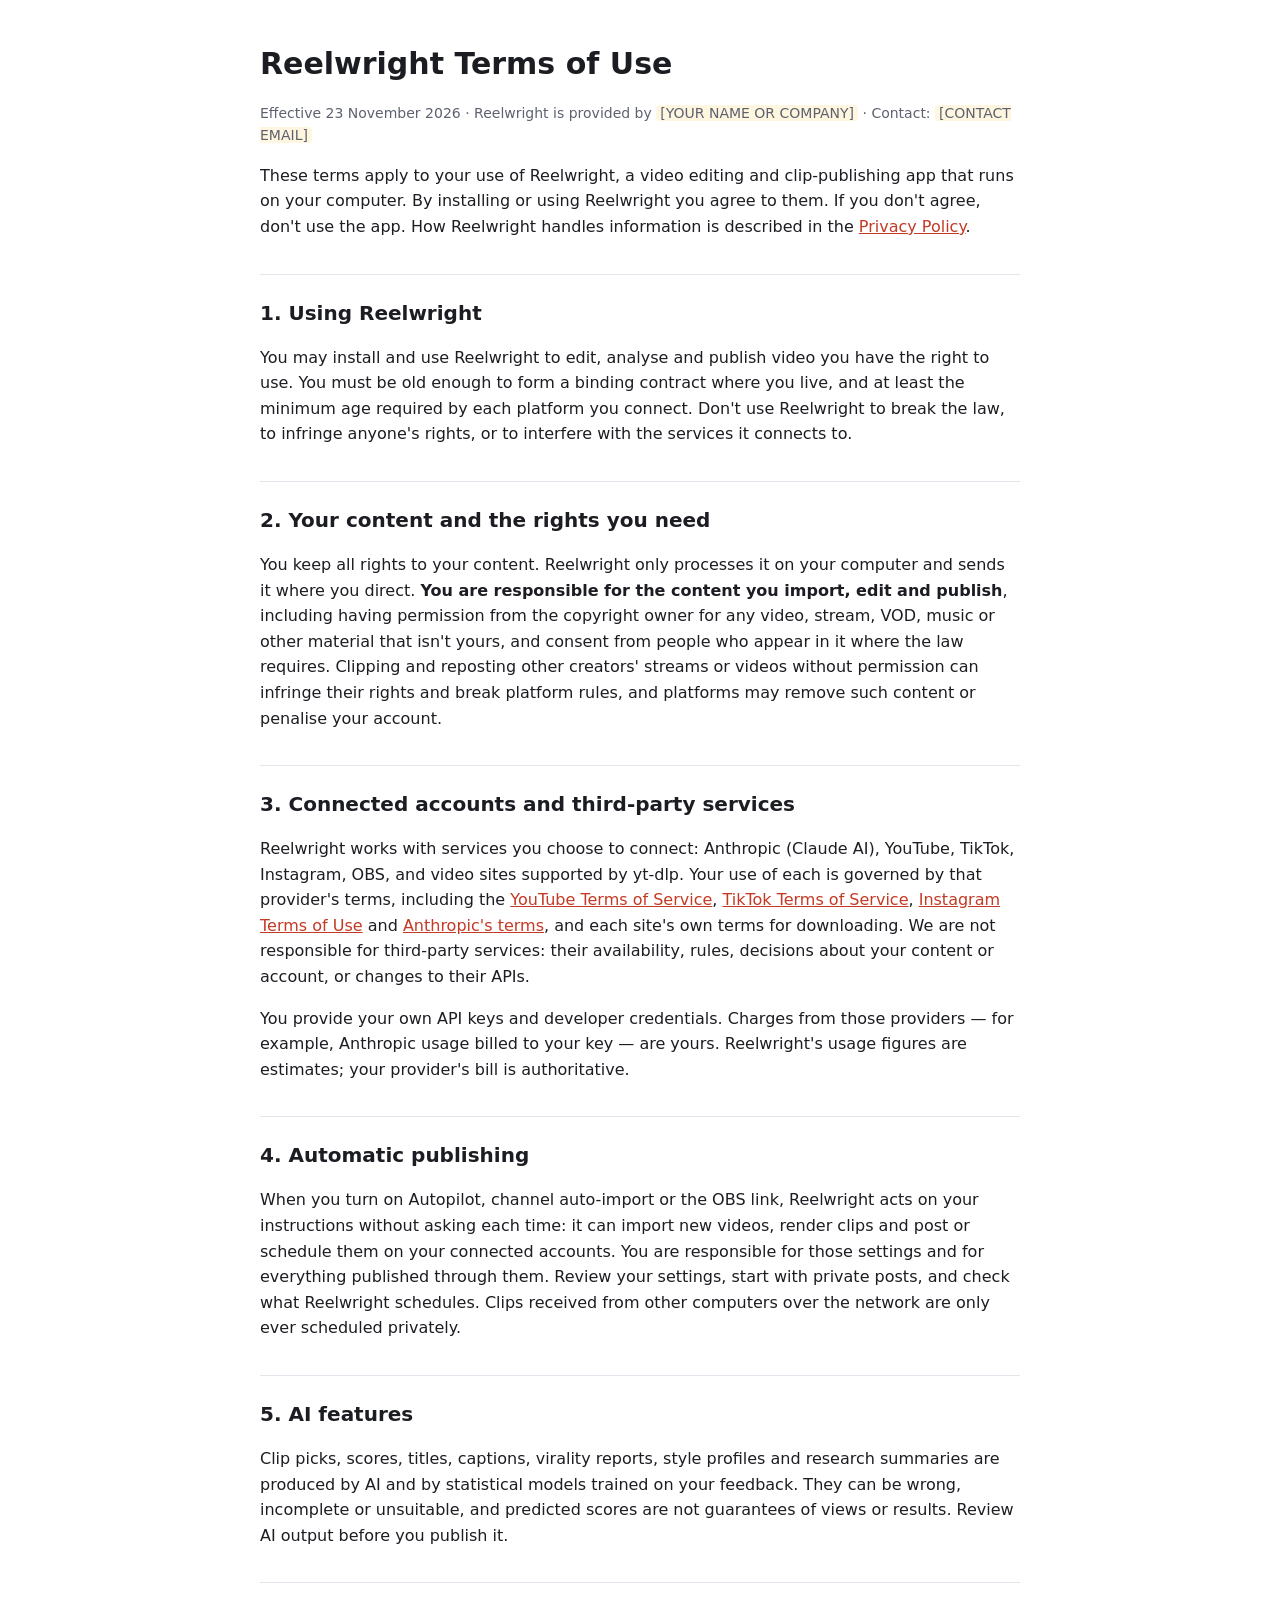
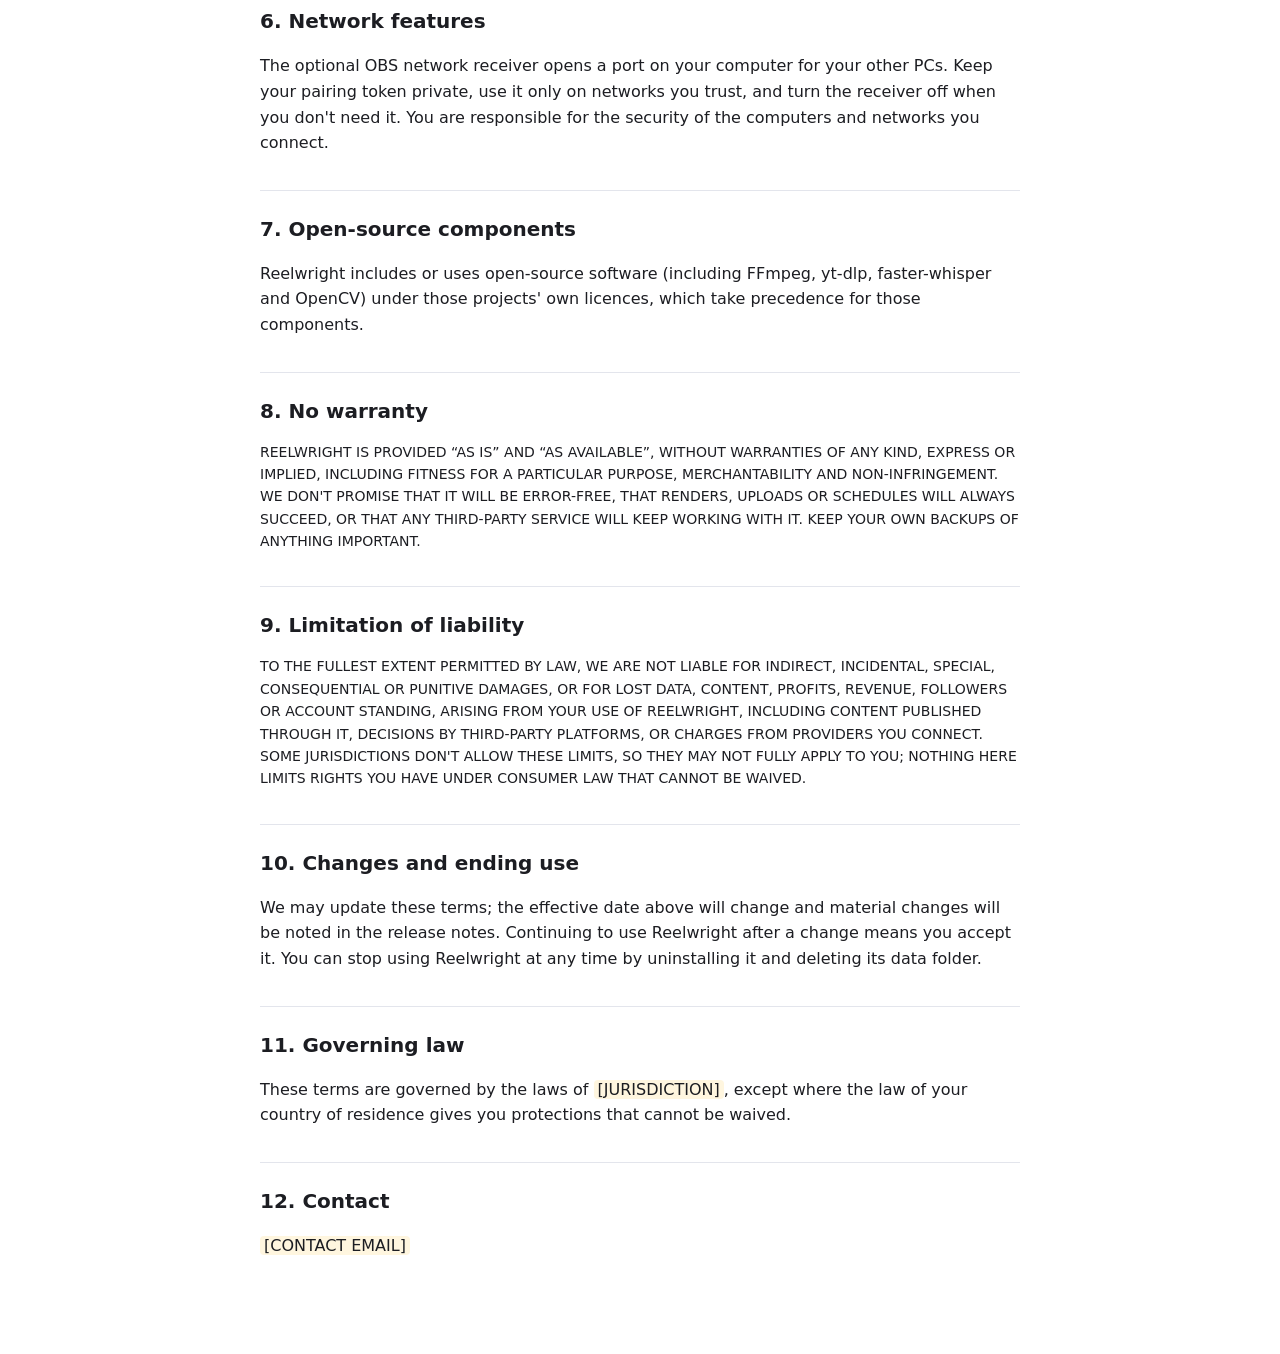
<file: reelwright/static/legal/terms.html>
<!doctype html>
<html lang="en">
<head>
<meta charset="utf-8">
<meta name="viewport" content="width=device-width, initial-scale=1">
<title>Reelwright Terms of Use</title>
<style>
  :root { --bg: #ffffff; --text: #1c1d22; --muted: #5d6170; --line: #e3e5ec; --accent: #c43a24; --fill: #fff6df; }
  @media (prefers-color-scheme: dark) { :root { --bg: #0b0c10; --text: #eceef6; --muted: #a3a7b7; --line: #262a36; --accent: #ff7a5c; --fill: #2a2412; } }
  body { background: var(--bg); color: var(--text); font: 16px/1.6 system-ui, -apple-system, "Segoe UI", sans-serif; margin: 0; }
  main { max-width: 760px; margin: 0 auto; padding: 40px 16px 80px; }
  h1 { font-size: 30px; margin: 0 0 4px; } h2 { font-size: 20px; margin: 34px 0 8px; border-top: 1px solid var(--line); padding-top: 22px; }
  .meta { color: var(--muted); font-size: 14px; } a { color: var(--accent); }
  .fill { background: var(--fill); padding: 0 4px; border-radius: 4px; }
  .caps { text-transform: uppercase; font-size: 14px; }
  ul { padding-left: 22px; }
</style>
</head>
<body>
<main>
<h1>Reelwright Terms of Use</h1>
<p class="meta">Effective 23 November 2026 · Reelwright is provided by <span class="fill">[YOUR NAME OR COMPANY]</span> · Contact: <span class="fill">[CONTACT EMAIL]</span></p>

<p>These terms apply to your use of Reelwright, a video editing and clip-publishing app that runs on your computer. By installing or using
Reelwright you agree to them. If you don't agree, don't use the app. How Reelwright handles information is described in the
<a href="privacy.html">Privacy Policy</a>.</p>

<h2>1. Using Reelwright</h2>
<p>You may install and use Reelwright to edit, analyse and publish video you have the right to use. You must be old enough to form a
binding contract where you live, and at least the minimum age required by each platform you connect. Don't use Reelwright to break the
law, to infringe anyone's rights, or to interfere with the services it connects to.</p>

<h2>2. Your content and the rights you need</h2>
<p>You keep all rights to your content. Reelwright only processes it on your computer and sends it where you direct. <b>You are
responsible for the content you import, edit and publish</b>, including having permission from the copyright owner for any video, stream,
VOD, music or other material that isn't yours, and consent from people who appear in it where the law requires. Clipping and reposting
other creators' streams or videos without permission can infringe their rights and break platform rules, and platforms may remove such
content or penalise your account.</p>

<h2>3. Connected accounts and third-party services</h2>
<p>Reelwright works with services you choose to connect: Anthropic (Claude AI), YouTube, TikTok, Instagram, OBS, and video sites
supported by yt-dlp. Your use of each is governed by that provider's terms, including the <a href="https://www.youtube.com/t/terms">YouTube
Terms of Service</a>, <a href="https://www.tiktok.com/legal/terms-of-service">TikTok Terms of Service</a>,
<a href="https://help.instagram.com/581066165581870">Instagram Terms of Use</a> and
<a href="https://www.anthropic.com/legal">Anthropic's terms</a>, and each site's own terms for downloading. We are not responsible for
third-party services: their availability, rules, decisions about your content or account, or changes to their APIs.</p>
<p>You provide your own API keys and developer credentials. Charges from those providers — for example, Anthropic usage billed to your
key — are yours. Reelwright's usage figures are estimates; your provider's bill is authoritative.</p>

<h2>4. Automatic publishing</h2>
<p>When you turn on Autopilot, channel auto-import or the OBS link, Reelwright acts on your instructions without asking each time: it can
import new videos, render clips and post or schedule them on your connected accounts. You are responsible for those settings and for
everything published through them. Review your settings, start with private posts, and check what Reelwright schedules. Clips received
from other computers over the network are only ever scheduled privately.</p>

<h2>5. AI features</h2>
<p>Clip picks, scores, titles, captions, virality reports, style profiles and research summaries are produced by AI and by statistical
models trained on your feedback. They can be wrong, incomplete or unsuitable, and predicted scores are not guarantees of views or
results. Review AI output before you publish it.</p>

<h2>6. Network features</h2>
<p>The optional OBS network receiver opens a port on your computer for your other PCs. Keep your pairing token private, use it only on
networks you trust, and turn the receiver off when you don't need it. You are responsible for the security of the computers and networks
you connect.</p>

<h2>7. Open-source components</h2>
<p>Reelwright includes or uses open-source software (including FFmpeg, yt-dlp, faster-whisper and OpenCV) under those projects' own
licences, which take precedence for those components.</p>

<h2>8. No warranty</h2>
<p class="caps">Reelwright is provided “as is” and “as available”, without warranties of any kind, express or implied, including fitness for a
particular purpose, merchantability and non-infringement. We don't promise that it will be error-free, that renders, uploads or schedules
will always succeed, or that any third-party service will keep working with it. Keep your own backups of anything important.</p>

<h2>9. Limitation of liability</h2>
<p class="caps">To the fullest extent permitted by law, we are not liable for indirect, incidental, special, consequential or punitive damages, or
for lost data, content, profits, revenue, followers or account standing, arising from your use of Reelwright, including content
published through it, decisions by third-party platforms, or charges from providers you connect. Some jurisdictions don't allow these
limits, so they may not fully apply to you; nothing here limits rights you have under consumer law that cannot be waived.</p>

<h2>10. Changes and ending use</h2>
<p>We may update these terms; the effective date above will change and material changes will be noted in the release notes. Continuing to
use Reelwright after a change means you accept it. You can stop using Reelwright at any time by uninstalling it and deleting its data
folder.</p>

<h2>11. Governing law</h2>
<p>These terms are governed by the laws of <span class="fill">[JURISDICTION]</span>, except where the law of your country of residence gives
you protections that cannot be waived.</p>

<h2>12. Contact</h2>
<p><span class="fill">[CONTACT EMAIL]</span></p>
</main>
</body>
</html>
</file>
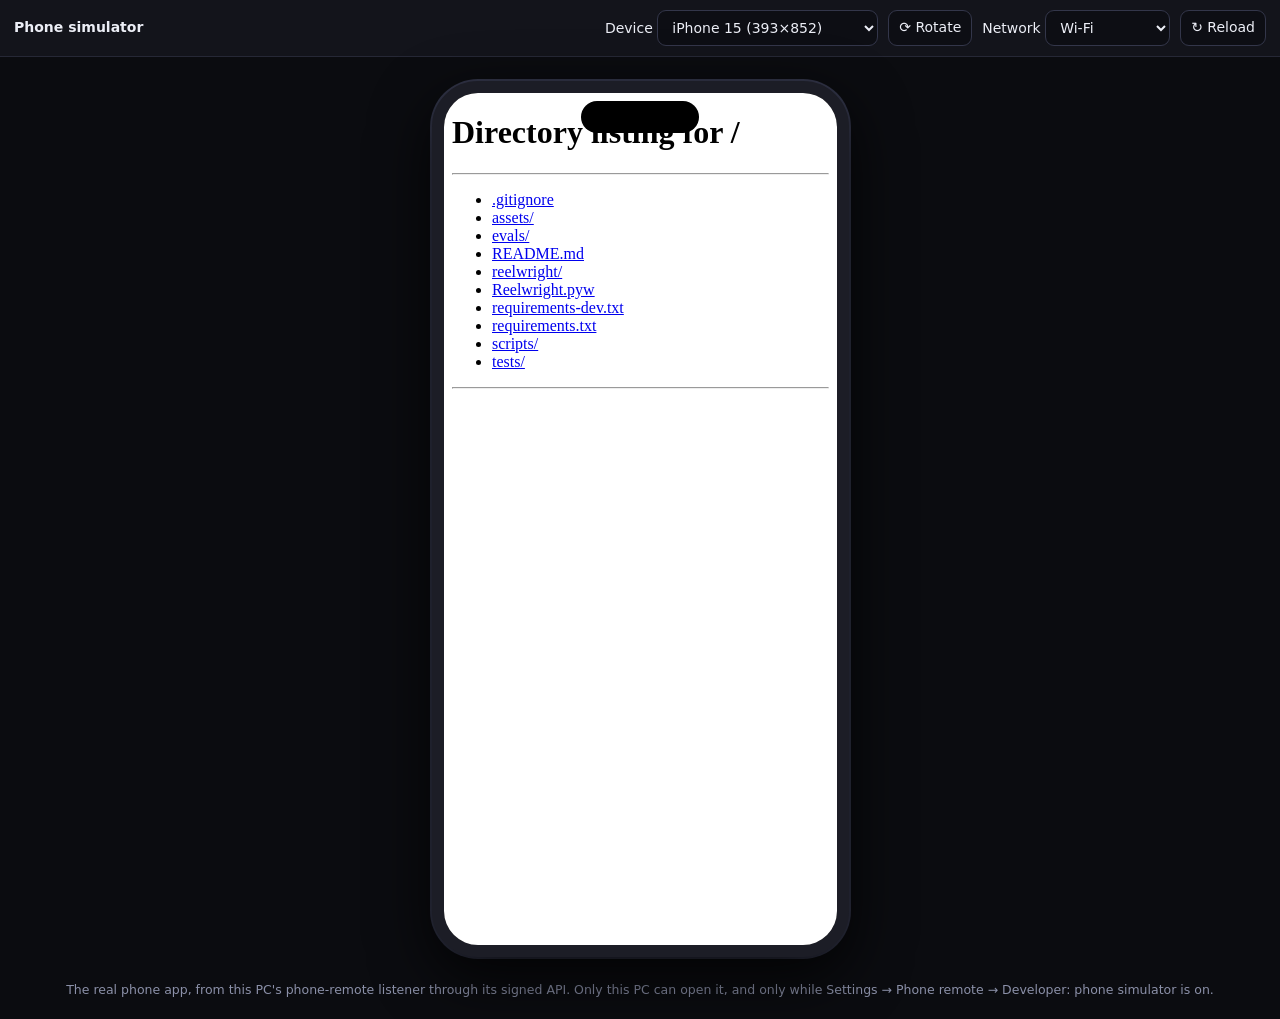
<file: reelwright/static/remote/sim.html>
<!doctype html>
<html lang="en">
<head>
  <meta charset="utf-8">
  <meta name="viewport" content="width=device-width, initial-scale=1">
  <meta name="color-scheme" content="dark">
  <meta name="referrer" content="no-referrer">
  <title>Reelwright phone simulator</title>
  <style>
    :root { --bg: #0b0c10; --panel: #13141b; --line: #262836; --text: #eceef6; --muted: #8b90a8; --accent: #ff6a3d; }
    * { box-sizing: border-box; }
    body { margin: 0; min-height: 100vh; background: var(--bg); color: var(--text); font: 14px/1.4 Inter, system-ui, "Segoe UI", sans-serif; }
    header { display: flex; flex-wrap: wrap; align-items: center; gap: 10px; padding: 10px 14px; border-bottom: 1px solid var(--line); background: var(--panel); }
    header b { margin-right: auto; }
    select, button { min-height: 36px; background: #0d0e14; color: var(--text); border: 1px solid #33364a; border-radius: 9px; padding: 0 10px; font: inherit; }
    button.on { border-color: var(--accent); color: var(--accent); }
    .stage { display: grid; place-items: center; padding: 24px; }
    .phone { position: relative; background: #000; border: 12px solid #1c1d26; border-radius: 46px; box-shadow: 0 20px 60px #000c, 0 0 0 2px #33364a; overflow: hidden; }
    .phone.tablet { border-radius: 30px; border-width: 16px; }
    .phone.notch::before { content: ""; position: absolute; z-index: 2; top: 8px; left: 50%; width: 118px; height: 32px; margin-left: -59px; border-radius: 20px; background: #000; pointer-events: none; }
    .phone.home::after { content: ""; position: absolute; z-index: 2; bottom: 7px; left: 50%; width: 130px; height: 5px; margin-left: -65px; border-radius: 9px; background: #ffffffaa; pointer-events: none; }
    iframe { display: block; border: 0; background: var(--bg); }
    p { color: var(--muted); text-align: center; margin: 0 16px 20px; font-size: 12.5px; }
  </style>
</head>
<body>
  <header>
    <b>Phone simulator</b>
    <label>Device <select id="dev" aria-label="Device"></select></label>
    <button type="button" id="rot" aria-label="Rotate">⟳ Rotate</button>
    <label>Network <select id="net" aria-label="Network"><option value="fast">Wi-Fi</option><option value="slow">Slow (1.5 s)</option><option value="offline">Offline</option></select></label>
    <button type="button" id="reload">↻ Reload</button>
  </header>
  <div class="stage"><div class="phone" id="phone"><iframe id="app" title="Reelwright phone app"></iframe></div></div>
  <p>The real phone app, from this PC's phone-remote listener through its signed API. Only this PC can open it, and only while
    Settings → Phone remote → Developer: phone simulator is on.</p>
  <script src="sim.js"></script>
</body>
</html>
</file>
